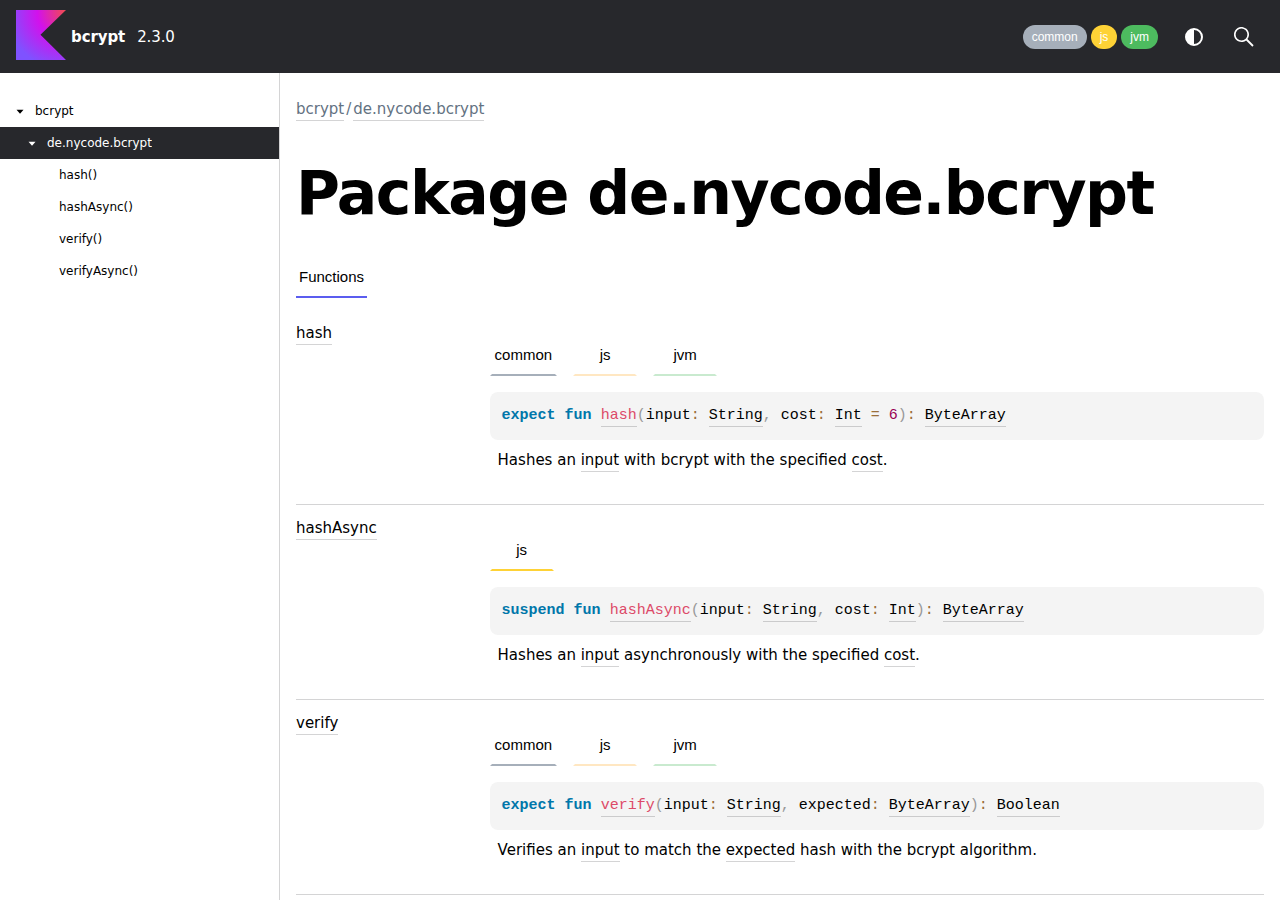
<file: bcrypt/de.nycode.bcrypt/index.html>
<!DOCTYPE html>
<html>
<head>
    <meta name="viewport" content="width=device-width, initial-scale=1" charset="UTF-8">
    <title>de.nycode.bcrypt</title>
    <link href="../../images/logo-icon.svg" rel="icon" type="image/svg">
    <script>var pathToRoot = "../../";</script>
    <script>const storage = localStorage.getItem("dokka-dark-mode")
const savedDarkMode = storage ? JSON.parse(storage) : false
if(savedDarkMode === true){
    document.getElementsByTagName("html")[0].classList.add("theme-dark")
}</script>
<script type="text/javascript" src="../../scripts/sourceset_dependencies.js" async="async"></script>
<link href="../../styles/style.css" rel="Stylesheet">
<link href="../../styles/jetbrains-mono.css" rel="Stylesheet">
<link href="../../styles/main.css" rel="Stylesheet">
<link href="../../styles/prism.css" rel="Stylesheet">
<link href="../../styles/logo-styles.css" rel="Stylesheet">
<script type="text/javascript" src="../../scripts/clipboard.js" async="async"></script>
<script type="text/javascript" src="../../scripts/navigation-loader.js" async="async"></script>
<script type="text/javascript" src="../../scripts/platform-content-handler.js" async="async"></script>
<script type="text/javascript" src="../../scripts/main.js" defer="defer"></script>
<script type="text/javascript" src="../../scripts/prism.js" async="async"></script>
</head>
<body>
<div class="navigation-wrapper" id="navigation-wrapper">
    <div id="leftToggler"><span class="icon-toggler"></span></div>
    <div class="library-name">
            <a href="../../index.html">
                    <span>bcrypt</span>
            </a>
    </div>
    <div>
2.3.0    </div>
    <div class="pull-right d-flex">
            <div class="filter-section" id="filter-section">
                    <button class="platform-tag platform-selector common-like" data-active="" data-filter=":dokkaHtml/commonMain">common</button>
                    <button class="platform-tag platform-selector js-like" data-active="" data-filter=":dokkaHtml/jsMain">js</button>
                    <button class="platform-tag platform-selector jvm-like" data-active="" data-filter=":dokkaHtml/jvmMain">jvm</button>
            </div>
        <button id="theme-toggle-button"><span id="theme-toggle"></span></button>
        <div id="searchBar"></div>
    </div>
</div>
<div id="container">
    <div id="leftColumn">
        <div id="sideMenu"></div>
    </div>
    <div id="main">
<div class="main-content" id="content" pageIds="bcrypt::de.nycode.bcrypt////PointingToDeclaration//-712551682">
  <div class="breadcrumbs"><a href="../../index.html">bcrypt</a><span class="delimiter">/</span><a href="index.html">de.nycode.bcrypt</a></div>
  <div class="cover ">
    <h1 class="cover"><span>Package de.</span><wbr></wbr><span>nycode.</span><wbr></wbr><span>bcrypt</span></h1>
  </div>
  <div class="tabbedcontent">
    <div class="tabs-section" tabs-section="tabs-section"><button class="section-tab" data-active="" data-togglable="Functions">Functions</button></div>
    <div class="tabs-section-body">
      <h2 class="">Functions</h2>
      <div class="table" data-togglable="Functions"><a data-name="-1230679629%2FFunctions%2F-712551682" anchor-label="hash" id="-1230679629%2FFunctions%2F-712551682" data-filterable-set=":dokkaHtml/commonMain :dokkaHtml/jsMain :dokkaHtml/jvmMain"></a>
        <div class="table-row" data-filterable-current=":dokkaHtml/commonMain :dokkaHtml/jsMain :dokkaHtml/jvmMain" data-filterable-set=":dokkaHtml/commonMain :dokkaHtml/jsMain :dokkaHtml/jvmMain">
          <div class="main-subrow keyValue ">
            <div class=""><span class="inline-flex">
                <div><a href="hash.html"><span><span>hash</span></span></a></div>
<span class="anchor-wrapper"><span class="anchor-icon" pointing-to="-1230679629%2FFunctions%2F-712551682"></span>
                  <div class="copy-popup-wrapper "><span class="copy-popup-icon"></span><span>Link copied to clipboard</span></div>
                </span></span></div>
            <div>
              <div class="title">
                <div class="platform-hinted  with-platform-tabs" data-platform-hinted="data-platform-hinted">
                  <div class="platform-bookmarks-row" data-toggle-list="data-toggle-list"><button class="platform-bookmark common-like" data-filterable-current=":dokkaHtml/commonMain" data-filterable-set=":dokkaHtml/commonMain" data-active="" data-toggle=":dokkaHtml/commonMain">common</button><button class="platform-bookmark js-like" data-filterable-current=":dokkaHtml/jsMain" data-filterable-set=":dokkaHtml/jsMain" data-toggle=":dokkaHtml/jsMain">js</button><button class="platform-bookmark jvm-like" data-filterable-current=":dokkaHtml/jvmMain" data-filterable-set=":dokkaHtml/jvmMain" data-toggle=":dokkaHtml/jvmMain">jvm</button></div>
<div class="content sourceset-depenent-content" data-active="" data-togglable=":dokkaHtml/commonMain"><div class="symbol monospace"><span class="token keyword">expect </span><span class="token keyword"></span><span class="token keyword">fun </span><a href="hash.html"><span class="token function">hash</span></a><span class="token punctuation">(</span><span class="parameters "><span class="parameter ">input<span class="token operator">: </span><a href="https://kotlinlang.org/api/latest/jvm/stdlib/kotlin/-string/index.html">String</a><span class="token punctuation">, </span></span><span class="parameter ">cost<span class="token operator">: </span><a href="https://kotlinlang.org/api/latest/jvm/stdlib/kotlin/-int/index.html">Int</a><span class="token operator"> = </span><span class="token constant">6</span></span></span><span class="token punctuation">)</span><span class="token operator">: </span><a href="https://kotlinlang.org/api/latest/jvm/stdlib/kotlin/-byte-array/index.html">ByteArray</a><span class="top-right-position"><span class="copy-icon"></span><div class="copy-popup-wrapper popup-to-left"><span class="copy-popup-icon"></span><span>Content copied to clipboard</span></div></span></div><div class="brief "><p class="paragraph">Hashes an <a href="hash.html">input</a> with bcrypt with the specified <a href="hash.html">cost</a>.</p></div></div><div class="content sourceset-depenent-content" data-togglable=":dokkaHtml/jsMain"><div class="symbol monospace"><span class="token keyword">actual </span><span class="token keyword"></span><span class="token keyword">fun </span><a href="hash.html"><span class="token function">hash</span></a><span class="token punctuation">(</span><span class="parameters "><span class="parameter ">input<span class="token operator">: </span><a href="https://kotlinlang.org/api/latest/jvm/stdlib/kotlin/-string/index.html">String</a><span class="token punctuation">, </span></span><span class="parameter ">cost<span class="token operator">: </span><a href="https://kotlinlang.org/api/latest/jvm/stdlib/kotlin/-int/index.html">Int</a><span class="token operator"> = </span><span class="token constant">6</span></span></span><span class="token punctuation">)</span><span class="token operator">: </span><a href="https://kotlinlang.org/api/latest/jvm/stdlib/kotlin/-byte-array/index.html">ByteArray</a><span class="top-right-position"><span class="copy-icon"></span><div class="copy-popup-wrapper popup-to-left"><span class="copy-popup-icon"></span><span>Content copied to clipboard</span></div></span></div></div><div class="content sourceset-depenent-content" data-togglable=":dokkaHtml/jvmMain"><div class="symbol monospace"><span class="token keyword">actual </span><span class="token keyword"></span><span class="token keyword">fun </span><a href="hash.html"><span class="token function">hash</span></a><span class="token punctuation">(</span><span class="parameters "><span class="parameter ">input<span class="token operator">: </span><a href="https://kotlinlang.org/api/latest/jvm/stdlib/kotlin/-string/index.html">String</a><span class="token punctuation">, </span></span><span class="parameter ">cost<span class="token operator">: </span><a href="https://kotlinlang.org/api/latest/jvm/stdlib/kotlin/-int/index.html">Int</a><span class="token operator"> = </span><span class="token constant">6</span></span></span><span class="token punctuation">)</span><span class="token operator">: </span><a href="https://kotlinlang.org/api/latest/jvm/stdlib/kotlin/-byte-array/index.html">ByteArray</a><span class="top-right-position"><span class="copy-icon"></span><div class="copy-popup-wrapper popup-to-left"><span class="copy-popup-icon"></span><span>Content copied to clipboard</span></div></span></div></div>                </div>
              </div>
            </div>
          </div>
        </div>
<a data-name="-1918699843%2FFunctions%2F371682492" anchor-label="hashAsync" id="-1918699843%2FFunctions%2F371682492" data-filterable-set=":dokkaHtml/jsMain"></a>
        <div class="table-row" data-filterable-current=":dokkaHtml/jsMain" data-filterable-set=":dokkaHtml/jsMain">
          <div class="main-subrow keyValue ">
            <div class=""><span class="inline-flex">
                <div><a href="hash-async.html"><span>hash</span><wbr></wbr><span><span>Async</span></span></a></div>
<span class="anchor-wrapper"><span class="anchor-icon" pointing-to="-1918699843%2FFunctions%2F371682492"></span>
                  <div class="copy-popup-wrapper "><span class="copy-popup-icon"></span><span>Link copied to clipboard</span></div>
                </span></span></div>
            <div>
              <div class="title">
                <div class="platform-hinted  with-platform-tabs" data-platform-hinted="data-platform-hinted">
                  <div class="platform-bookmarks-row" data-toggle-list="data-toggle-list"><button class="platform-bookmark js-like" data-filterable-current=":dokkaHtml/jsMain" data-filterable-set=":dokkaHtml/jsMain" data-active="" data-toggle=":dokkaHtml/jsMain">js</button></div>
<div class="content sourceset-depenent-content" data-active="" data-togglable=":dokkaHtml/jsMain"><div class="symbol monospace"><span class="token keyword">suspend </span><span class="token keyword">fun </span><a href="hash-async.html"><span class="token function">hashAsync</span></a><span class="token punctuation">(</span><span class="parameters "><span class="parameter ">input<span class="token operator">: </span><a href="https://kotlinlang.org/api/latest/jvm/stdlib/kotlin/-string/index.html">String</a><span class="token punctuation">, </span></span><span class="parameter ">cost<span class="token operator">: </span><a href="https://kotlinlang.org/api/latest/jvm/stdlib/kotlin/-int/index.html">Int</a></span></span><span class="token punctuation">)</span><span class="token operator">: </span><a href="https://kotlinlang.org/api/latest/jvm/stdlib/kotlin/-byte-array/index.html">ByteArray</a><span class="top-right-position"><span class="copy-icon"></span><div class="copy-popup-wrapper popup-to-left"><span class="copy-popup-icon"></span><span>Content copied to clipboard</span></div></span></div><div class="brief "><p class="paragraph">Hashes an <a href="hash-async.html">input</a> asynchronously with the specified <a href="hash-async.html">cost</a>.</p></div></div>                </div>
              </div>
            </div>
          </div>
        </div>
<a data-name="1672625638%2FFunctions%2F-712551682" anchor-label="verify" id="1672625638%2FFunctions%2F-712551682" data-filterable-set=":dokkaHtml/commonMain :dokkaHtml/jsMain :dokkaHtml/jvmMain"></a>
        <div class="table-row" data-filterable-current=":dokkaHtml/commonMain :dokkaHtml/jsMain :dokkaHtml/jvmMain" data-filterable-set=":dokkaHtml/commonMain :dokkaHtml/jsMain :dokkaHtml/jvmMain">
          <div class="main-subrow keyValue ">
            <div class=""><span class="inline-flex">
                <div><a href="verify.html"><span><span>verify</span></span></a></div>
<span class="anchor-wrapper"><span class="anchor-icon" pointing-to="1672625638%2FFunctions%2F-712551682"></span>
                  <div class="copy-popup-wrapper "><span class="copy-popup-icon"></span><span>Link copied to clipboard</span></div>
                </span></span></div>
            <div>
              <div class="title">
                <div class="platform-hinted  with-platform-tabs" data-platform-hinted="data-platform-hinted">
                  <div class="platform-bookmarks-row" data-toggle-list="data-toggle-list"><button class="platform-bookmark common-like" data-filterable-current=":dokkaHtml/commonMain" data-filterable-set=":dokkaHtml/commonMain" data-active="" data-toggle=":dokkaHtml/commonMain">common</button><button class="platform-bookmark js-like" data-filterable-current=":dokkaHtml/jsMain" data-filterable-set=":dokkaHtml/jsMain" data-toggle=":dokkaHtml/jsMain">js</button><button class="platform-bookmark jvm-like" data-filterable-current=":dokkaHtml/jvmMain" data-filterable-set=":dokkaHtml/jvmMain" data-toggle=":dokkaHtml/jvmMain">jvm</button></div>
<div class="content sourceset-depenent-content" data-active="" data-togglable=":dokkaHtml/commonMain"><div class="symbol monospace"><span class="token keyword">expect </span><span class="token keyword"></span><span class="token keyword">fun </span><a href="verify.html"><span class="token function">verify</span></a><span class="token punctuation">(</span><span class="parameters "><span class="parameter ">input<span class="token operator">: </span><a href="https://kotlinlang.org/api/latest/jvm/stdlib/kotlin/-string/index.html">String</a><span class="token punctuation">, </span></span><span class="parameter ">expected<span class="token operator">: </span><a href="https://kotlinlang.org/api/latest/jvm/stdlib/kotlin/-byte-array/index.html">ByteArray</a></span></span><span class="token punctuation">)</span><span class="token operator">: </span><a href="https://kotlinlang.org/api/latest/jvm/stdlib/kotlin/-boolean/index.html">Boolean</a><span class="top-right-position"><span class="copy-icon"></span><div class="copy-popup-wrapper popup-to-left"><span class="copy-popup-icon"></span><span>Content copied to clipboard</span></div></span></div><div class="brief "><p class="paragraph">Verifies an <a href="verify.html">input</a> to match the <a href="verify.html">expected</a> hash with the bcrypt algorithm.</p></div></div><div class="content sourceset-depenent-content" data-togglable=":dokkaHtml/jsMain"><div class="symbol monospace"><span class="token keyword">actual </span><span class="token keyword"></span><span class="token keyword">fun </span><a href="verify.html"><span class="token function">verify</span></a><span class="token punctuation">(</span><span class="parameters "><span class="parameter ">input<span class="token operator">: </span><a href="https://kotlinlang.org/api/latest/jvm/stdlib/kotlin/-string/index.html">String</a><span class="token punctuation">, </span></span><span class="parameter ">expected<span class="token operator">: </span><a href="https://kotlinlang.org/api/latest/jvm/stdlib/kotlin/-byte-array/index.html">ByteArray</a></span></span><span class="token punctuation">)</span><span class="token operator">: </span><a href="https://kotlinlang.org/api/latest/jvm/stdlib/kotlin/-boolean/index.html">Boolean</a><span class="top-right-position"><span class="copy-icon"></span><div class="copy-popup-wrapper popup-to-left"><span class="copy-popup-icon"></span><span>Content copied to clipboard</span></div></span></div><div class="brief "><p class="paragraph">Verifies an <a href="verify.html">input</a> to match the <a href="verify.html">expected</a> hash with the bcrypt algorithm.</p></div></div><div class="content sourceset-depenent-content" data-togglable=":dokkaHtml/jvmMain"><div class="symbol monospace"><span class="token keyword">actual </span><span class="token keyword"></span><span class="token keyword">fun </span><a href="verify.html"><span class="token function">verify</span></a><span class="token punctuation">(</span><span class="parameters "><span class="parameter ">input<span class="token operator">: </span><a href="https://kotlinlang.org/api/latest/jvm/stdlib/kotlin/-string/index.html">String</a><span class="token punctuation">, </span></span><span class="parameter ">expected<span class="token operator">: </span><a href="https://kotlinlang.org/api/latest/jvm/stdlib/kotlin/-byte-array/index.html">ByteArray</a></span></span><span class="token punctuation">)</span><span class="token operator">: </span><a href="https://kotlinlang.org/api/latest/jvm/stdlib/kotlin/-boolean/index.html">Boolean</a><span class="top-right-position"><span class="copy-icon"></span><div class="copy-popup-wrapper popup-to-left"><span class="copy-popup-icon"></span><span>Content copied to clipboard</span></div></span></div></div>                </div>
              </div>
            </div>
          </div>
        </div>
<a data-name="-2066916954%2FFunctions%2F371682492" anchor-label="verifyAsync" id="-2066916954%2FFunctions%2F371682492" data-filterable-set=":dokkaHtml/jsMain"></a>
        <div class="table-row" data-filterable-current=":dokkaHtml/jsMain" data-filterable-set=":dokkaHtml/jsMain">
          <div class="main-subrow keyValue ">
            <div class=""><span class="inline-flex">
                <div><a href="verify-async.html"><span>verify</span><wbr></wbr><span><span>Async</span></span></a></div>
<span class="anchor-wrapper"><span class="anchor-icon" pointing-to="-2066916954%2FFunctions%2F371682492"></span>
                  <div class="copy-popup-wrapper "><span class="copy-popup-icon"></span><span>Link copied to clipboard</span></div>
                </span></span></div>
            <div>
              <div class="title">
                <div class="platform-hinted  with-platform-tabs" data-platform-hinted="data-platform-hinted">
                  <div class="platform-bookmarks-row" data-toggle-list="data-toggle-list"><button class="platform-bookmark js-like" data-filterable-current=":dokkaHtml/jsMain" data-filterable-set=":dokkaHtml/jsMain" data-active="" data-toggle=":dokkaHtml/jsMain">js</button></div>
<div class="content sourceset-depenent-content" data-active="" data-togglable=":dokkaHtml/jsMain"><div class="symbol monospace"><span class="token keyword">suspend </span><span class="token keyword">fun </span><a href="verify-async.html"><span class="token function">verifyAsync</span></a><span class="token punctuation">(</span><span class="parameters "><span class="parameter ">input<span class="token operator">: </span><a href="https://kotlinlang.org/api/latest/jvm/stdlib/kotlin/-string/index.html">String</a><span class="token punctuation">, </span></span><span class="parameter ">expected<span class="token operator">: </span><a href="https://kotlinlang.org/api/latest/jvm/stdlib/kotlin/-byte-array/index.html">ByteArray</a></span></span><span class="token punctuation">)</span><span class="token operator">: </span><a href="https://kotlinlang.org/api/latest/jvm/stdlib/kotlin/-boolean/index.html">Boolean</a><span class="top-right-position"><span class="copy-icon"></span><div class="copy-popup-wrapper popup-to-left"><span class="copy-popup-icon"></span><span>Content copied to clipboard</span></div></span></div><div class="brief "><p class="paragraph">Verifies an <a href="verify-async.html">input</a> asynchronously to match the <a href="verify-async.html">expected</a> hash with the bcrypt algorithm.</p></div></div>                </div>
              </div>
            </div>
          </div>
        </div>
      </div>
    </div>
  </div>
</div>
        <div class="footer"><span class="go-to-top-icon"><a href="#content" id="go-to-top-link"></a></span><span>© 2022 Copyright</span><span
                class="pull-right"><span>Generated by </span><a
                href="https://github.com/Kotlin/dokka"><span>dokka</span><span class="padded-icon"></span></a></span>
        </div>
    </div>
</div>
</body>
</html>
</file>
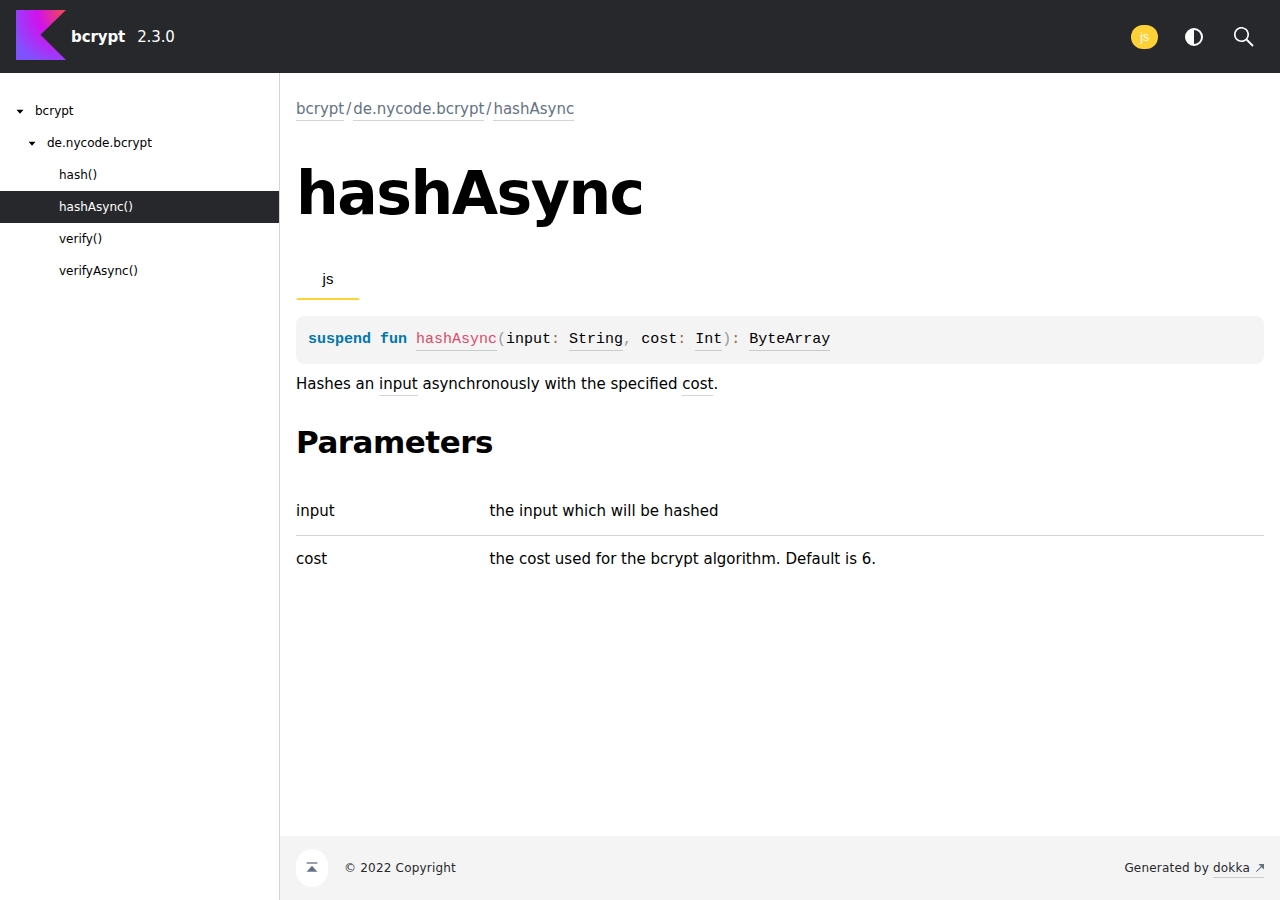
<file: bcrypt/de.nycode.bcrypt/hash-async.html>
<!DOCTYPE html>
<html>
<head>
    <meta name="viewport" content="width=device-width, initial-scale=1" charset="UTF-8">
    <title>hashAsync</title>
    <link href="../../images/logo-icon.svg" rel="icon" type="image/svg">
    <script>var pathToRoot = "../../";</script>
    <script>const storage = localStorage.getItem("dokka-dark-mode")
const savedDarkMode = storage ? JSON.parse(storage) : false
if(savedDarkMode === true){
    document.getElementsByTagName("html")[0].classList.add("theme-dark")
}</script>
<script type="text/javascript" src="../../scripts/sourceset_dependencies.js" async="async"></script>
<link href="../../styles/style.css" rel="Stylesheet">
<link href="../../styles/jetbrains-mono.css" rel="Stylesheet">
<link href="../../styles/main.css" rel="Stylesheet">
<link href="../../styles/prism.css" rel="Stylesheet">
<link href="../../styles/logo-styles.css" rel="Stylesheet">
<script type="text/javascript" src="../../scripts/clipboard.js" async="async"></script>
<script type="text/javascript" src="../../scripts/navigation-loader.js" async="async"></script>
<script type="text/javascript" src="../../scripts/platform-content-handler.js" async="async"></script>
<script type="text/javascript" src="../../scripts/main.js" defer="defer"></script>
<script type="text/javascript" src="../../scripts/prism.js" async="async"></script>
</head>
<body>
<div class="navigation-wrapper" id="navigation-wrapper">
    <div id="leftToggler"><span class="icon-toggler"></span></div>
    <div class="library-name">
            <a href="../../index.html">
                    <span>bcrypt</span>
            </a>
    </div>
    <div>
2.3.0    </div>
    <div class="pull-right d-flex">
            <div class="filter-section" id="filter-section">
                    <button class="platform-tag platform-selector js-like" data-active="" data-filter=":dokkaHtml/jsMain">js</button>
            </div>
        <button id="theme-toggle-button"><span id="theme-toggle"></span></button>
        <div id="searchBar"></div>
    </div>
</div>
<div id="container">
    <div id="leftColumn">
        <div id="sideMenu"></div>
    </div>
    <div id="main">
<div class="main-content" id="content" pageIds="bcrypt::de.nycode.bcrypt//hashAsync/#kotlin.String#kotlin.Int/PointingToDeclaration//371682492">
  <div class="breadcrumbs"><a href="../../index.html">bcrypt</a><span class="delimiter">/</span><a href="index.html">de.nycode.bcrypt</a><span class="delimiter">/</span><a href="hash-async.html">hashAsync</a></div>
  <div class="cover ">
    <h1 class="cover"><span>hash</span><wbr></wbr><span><span>Async</span></span></h1>
  </div>
  <div class="platform-hinted  with-platform-tabs" data-platform-hinted="data-platform-hinted">
    <div class="platform-bookmarks-row" data-toggle-list="data-toggle-list"><button class="platform-bookmark js-like" data-filterable-current=":dokkaHtml/jsMain" data-filterable-set=":dokkaHtml/jsMain" data-active="" data-toggle=":dokkaHtml/jsMain">js</button></div>
<div class="content sourceset-depenent-content" data-active="" data-togglable=":dokkaHtml/jsMain"><div class="symbol monospace"><span class="token keyword">suspend </span><span class="token keyword">fun </span><a href="hash-async.html"><span class="token function">hashAsync</span></a><span class="token punctuation">(</span><span class="parameters "><span class="parameter ">input<span class="token operator">: </span><a href="https://kotlinlang.org/api/latest/jvm/stdlib/kotlin/-string/index.html">String</a><span class="token punctuation">, </span></span><span class="parameter ">cost<span class="token operator">: </span><a href="https://kotlinlang.org/api/latest/jvm/stdlib/kotlin/-int/index.html">Int</a></span></span><span class="token punctuation">)</span><span class="token operator">: </span><a href="https://kotlinlang.org/api/latest/jvm/stdlib/kotlin/-byte-array/index.html">ByteArray</a><span class="top-right-position"><span class="copy-icon"></span><div class="copy-popup-wrapper popup-to-left"><span class="copy-popup-icon"></span><span>Content copied to clipboard</span></div></span></div><p class="paragraph">Hashes an <a href="hash-async.html">input</a> asynchronously with the specified <a href="hash-async.html">cost</a>.</p><h2 class="">Parameters</h2><div data-togglable="Parameters"><div class="table" data-togglable="Parameters"><div class="table-row" data-filterable-current=":dokkaHtml/jsMain" data-filterable-set=":dokkaHtml/jsMain"><div class="main-subrow keyValue WithExtraAttributes"><div class=""><span class="inline-flex"><div><span><span>input</span></span></div></span></div><div><div class="title"><div data-togglable="Parameters"><p class="paragraph">the input which will be hashed</p></div></div></div></div></div><div class="table-row" data-filterable-current=":dokkaHtml/jsMain" data-filterable-set=":dokkaHtml/jsMain"><div class="main-subrow keyValue WithExtraAttributes"><div class=""><span class="inline-flex"><div><span><span>cost</span></span></div></span></div><div><div class="title"><div data-togglable="Parameters"><p class="paragraph">the cost used for the bcrypt algorithm. Default is 6.</p></div></div></div></div></div></div></div></div>  </div>
</div>
        <div class="footer"><span class="go-to-top-icon"><a href="#content" id="go-to-top-link"></a></span><span>© 2022 Copyright</span><span
                class="pull-right"><span>Generated by </span><a
                href="https://github.com/Kotlin/dokka"><span>dokka</span><span class="padded-icon"></span></a></span>
        </div>
    </div>
</div>
</body>
</html>
</file>
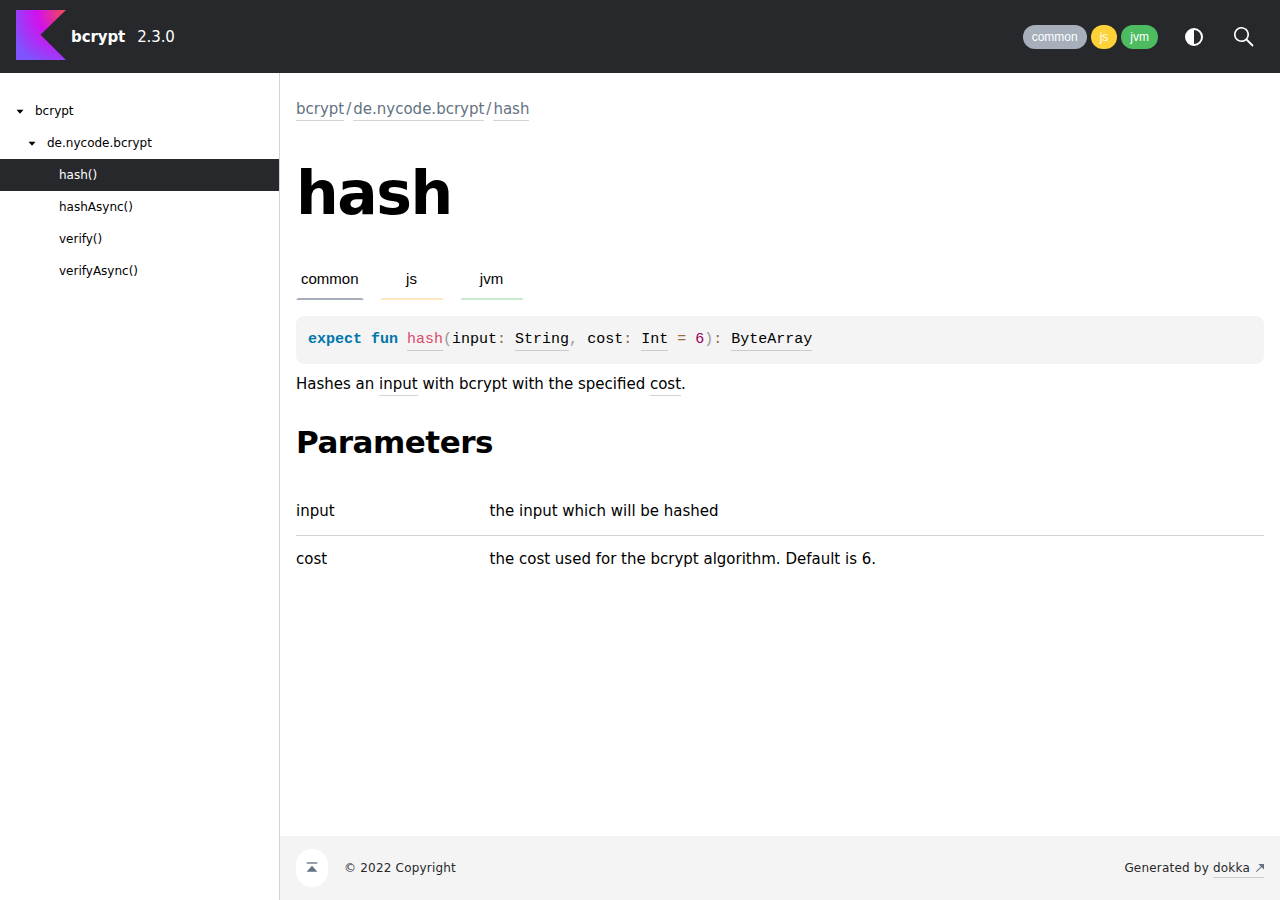
<file: bcrypt/de.nycode.bcrypt/hash.html>
<!DOCTYPE html>
<html>
<head>
    <meta name="viewport" content="width=device-width, initial-scale=1" charset="UTF-8">
    <title>hash</title>
    <link href="../../images/logo-icon.svg" rel="icon" type="image/svg">
    <script>var pathToRoot = "../../";</script>
    <script>const storage = localStorage.getItem("dokka-dark-mode")
const savedDarkMode = storage ? JSON.parse(storage) : false
if(savedDarkMode === true){
    document.getElementsByTagName("html")[0].classList.add("theme-dark")
}</script>
<script type="text/javascript" src="../../scripts/sourceset_dependencies.js" async="async"></script>
<link href="../../styles/style.css" rel="Stylesheet">
<link href="../../styles/jetbrains-mono.css" rel="Stylesheet">
<link href="../../styles/main.css" rel="Stylesheet">
<link href="../../styles/prism.css" rel="Stylesheet">
<link href="../../styles/logo-styles.css" rel="Stylesheet">
<script type="text/javascript" src="../../scripts/clipboard.js" async="async"></script>
<script type="text/javascript" src="../../scripts/navigation-loader.js" async="async"></script>
<script type="text/javascript" src="../../scripts/platform-content-handler.js" async="async"></script>
<script type="text/javascript" src="../../scripts/main.js" defer="defer"></script>
<script type="text/javascript" src="../../scripts/prism.js" async="async"></script>
</head>
<body>
<div class="navigation-wrapper" id="navigation-wrapper">
    <div id="leftToggler"><span class="icon-toggler"></span></div>
    <div class="library-name">
            <a href="../../index.html">
                    <span>bcrypt</span>
            </a>
    </div>
    <div>
2.3.0    </div>
    <div class="pull-right d-flex">
            <div class="filter-section" id="filter-section">
                    <button class="platform-tag platform-selector common-like" data-active="" data-filter=":dokkaHtml/commonMain">common</button>
                    <button class="platform-tag platform-selector js-like" data-active="" data-filter=":dokkaHtml/jsMain">js</button>
                    <button class="platform-tag platform-selector jvm-like" data-active="" data-filter=":dokkaHtml/jvmMain">jvm</button>
            </div>
        <button id="theme-toggle-button"><span id="theme-toggle"></span></button>
        <div id="searchBar"></div>
    </div>
</div>
<div id="container">
    <div id="leftColumn">
        <div id="sideMenu"></div>
    </div>
    <div id="main">
<div class="main-content" id="content" pageIds="bcrypt::de.nycode.bcrypt//hash/#kotlin.String#kotlin.Int/PointingToDeclaration//-712551682">
  <div class="breadcrumbs"><a href="../../index.html">bcrypt</a><span class="delimiter">/</span><a href="index.html">de.nycode.bcrypt</a><span class="delimiter">/</span><a href="hash.html">hash</a></div>
  <div class="cover ">
    <h1 class="cover"><span><span>hash</span></span></h1>
  </div>
  <div class="platform-hinted  with-platform-tabs" data-platform-hinted="data-platform-hinted">
    <div class="platform-bookmarks-row" data-toggle-list="data-toggle-list"><button class="platform-bookmark common-like" data-filterable-current=":dokkaHtml/commonMain" data-filterable-set=":dokkaHtml/commonMain" data-active="" data-toggle=":dokkaHtml/commonMain">common</button><button class="platform-bookmark js-like" data-filterable-current=":dokkaHtml/jsMain" data-filterable-set=":dokkaHtml/jsMain" data-toggle=":dokkaHtml/jsMain">js</button><button class="platform-bookmark jvm-like" data-filterable-current=":dokkaHtml/jvmMain" data-filterable-set=":dokkaHtml/jvmMain" data-toggle=":dokkaHtml/jvmMain">jvm</button></div>
<div class="content sourceset-depenent-content" data-active="" data-togglable=":dokkaHtml/commonMain"><div class="symbol monospace"><span class="token keyword">expect </span><span class="token keyword"></span><span class="token keyword">fun </span><a href="hash.html"><span class="token function">hash</span></a><span class="token punctuation">(</span><span class="parameters "><span class="parameter ">input<span class="token operator">: </span><a href="https://kotlinlang.org/api/latest/jvm/stdlib/kotlin/-string/index.html">String</a><span class="token punctuation">, </span></span><span class="parameter ">cost<span class="token operator">: </span><a href="https://kotlinlang.org/api/latest/jvm/stdlib/kotlin/-int/index.html">Int</a><span class="token operator"> = </span><span class="token constant">6</span></span></span><span class="token punctuation">)</span><span class="token operator">: </span><a href="https://kotlinlang.org/api/latest/jvm/stdlib/kotlin/-byte-array/index.html">ByteArray</a><span class="top-right-position"><span class="copy-icon"></span><div class="copy-popup-wrapper popup-to-left"><span class="copy-popup-icon"></span><span>Content copied to clipboard</span></div></span></div><p class="paragraph">Hashes an <a href="hash.html">input</a> with bcrypt with the specified <a href="hash.html">cost</a>.</p><h2 class="">Parameters</h2><div data-togglable="Parameters"><div class="table" data-togglable="Parameters"><div class="table-row" data-filterable-current=":dokkaHtml/commonMain" data-filterable-set=":dokkaHtml/commonMain"><div class="main-subrow keyValue WithExtraAttributes"><div class=""><span class="inline-flex"><div><span><span>input</span></span></div></span></div><div><div class="title"><div data-togglable="Parameters"><p class="paragraph">the input which will be hashed</p></div></div></div></div></div><div class="table-row" data-filterable-current=":dokkaHtml/commonMain" data-filterable-set=":dokkaHtml/commonMain"><div class="main-subrow keyValue WithExtraAttributes"><div class=""><span class="inline-flex"><div><span><span>cost</span></span></div></span></div><div><div class="title"><div data-togglable="Parameters"><p class="paragraph">the cost used for the bcrypt algorithm. Default is 6.</p></div></div></div></div></div></div></div></div><div class="content sourceset-depenent-content" data-togglable=":dokkaHtml/jsMain"><div class="symbol monospace"><span class="token keyword">actual </span><span class="token keyword"></span><span class="token keyword">fun </span><a href="hash.html"><span class="token function">hash</span></a><span class="token punctuation">(</span><span class="parameters "><span class="parameter ">input<span class="token operator">: </span><a href="https://kotlinlang.org/api/latest/jvm/stdlib/kotlin/-string/index.html">String</a><span class="token punctuation">, </span></span><span class="parameter ">cost<span class="token operator">: </span><a href="https://kotlinlang.org/api/latest/jvm/stdlib/kotlin/-int/index.html">Int</a><span class="token operator"> = </span><span class="token constant">6</span></span></span><span class="token punctuation">)</span><span class="token operator">: </span><a href="https://kotlinlang.org/api/latest/jvm/stdlib/kotlin/-byte-array/index.html">ByteArray</a><span class="top-right-position"><span class="copy-icon"></span><div class="copy-popup-wrapper popup-to-left"><span class="copy-popup-icon"></span><span>Content copied to clipboard</span></div></span></div></div><div class="content sourceset-depenent-content" data-togglable=":dokkaHtml/jvmMain"><div class="symbol monospace"><span class="token keyword">actual </span><span class="token keyword"></span><span class="token keyword">fun </span><a href="hash.html"><span class="token function">hash</span></a><span class="token punctuation">(</span><span class="parameters "><span class="parameter ">input<span class="token operator">: </span><a href="https://kotlinlang.org/api/latest/jvm/stdlib/kotlin/-string/index.html">String</a><span class="token punctuation">, </span></span><span class="parameter ">cost<span class="token operator">: </span><a href="https://kotlinlang.org/api/latest/jvm/stdlib/kotlin/-int/index.html">Int</a><span class="token operator"> = </span><span class="token constant">6</span></span></span><span class="token punctuation">)</span><span class="token operator">: </span><a href="https://kotlinlang.org/api/latest/jvm/stdlib/kotlin/-byte-array/index.html">ByteArray</a><span class="top-right-position"><span class="copy-icon"></span><div class="copy-popup-wrapper popup-to-left"><span class="copy-popup-icon"></span><span>Content copied to clipboard</span></div></span></div></div>  </div>
</div>
        <div class="footer"><span class="go-to-top-icon"><a href="#content" id="go-to-top-link"></a></span><span>© 2022 Copyright</span><span
                class="pull-right"><span>Generated by </span><a
                href="https://github.com/Kotlin/dokka"><span>dokka</span><span class="padded-icon"></span></a></span>
        </div>
    </div>
</div>
</body>
</html>
</file>
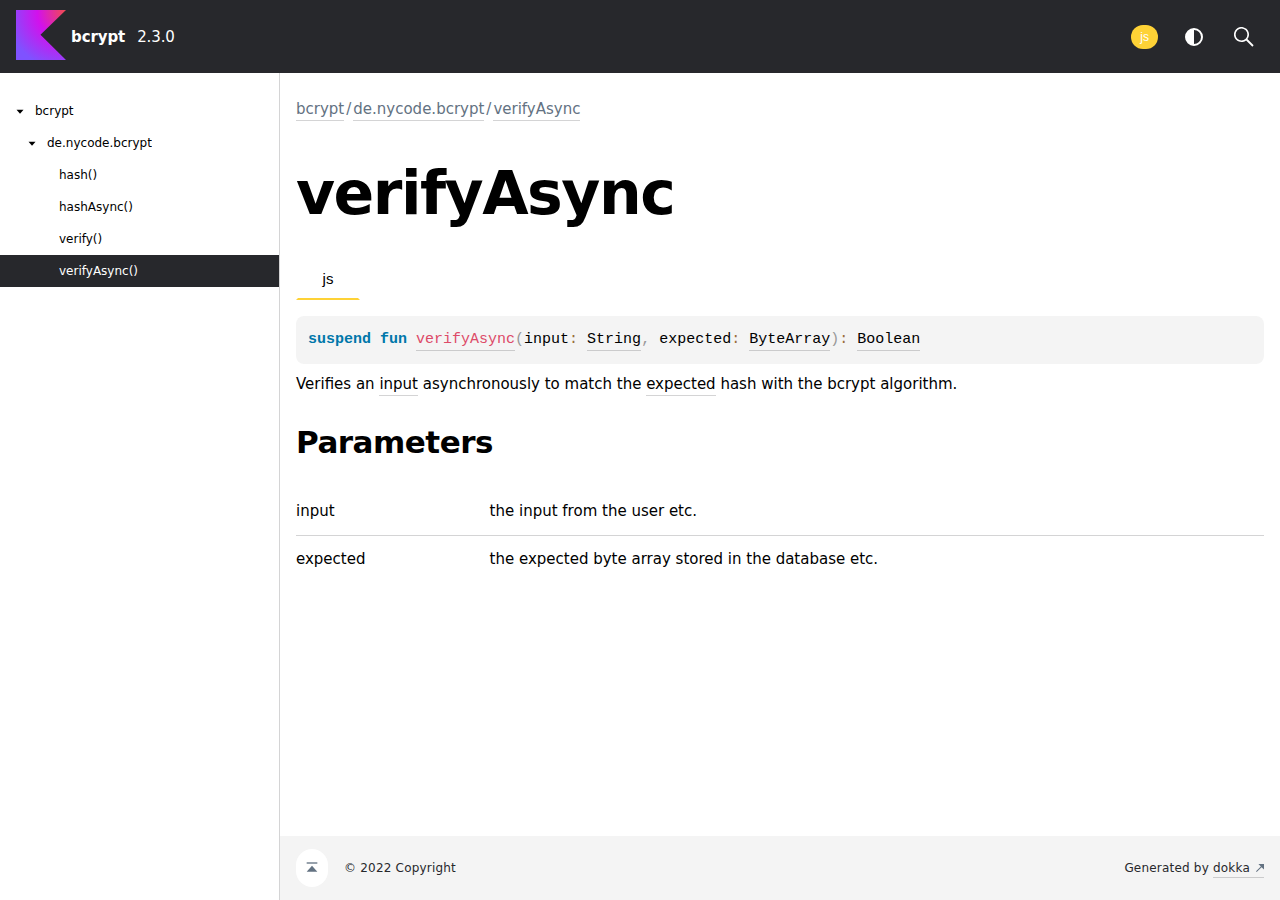
<file: bcrypt/de.nycode.bcrypt/verify-async.html>
<!DOCTYPE html>
<html>
<head>
    <meta name="viewport" content="width=device-width, initial-scale=1" charset="UTF-8">
    <title>verifyAsync</title>
    <link href="../../images/logo-icon.svg" rel="icon" type="image/svg">
    <script>var pathToRoot = "../../";</script>
    <script>const storage = localStorage.getItem("dokka-dark-mode")
const savedDarkMode = storage ? JSON.parse(storage) : false
if(savedDarkMode === true){
    document.getElementsByTagName("html")[0].classList.add("theme-dark")
}</script>
<script type="text/javascript" src="../../scripts/sourceset_dependencies.js" async="async"></script>
<link href="../../styles/style.css" rel="Stylesheet">
<link href="../../styles/jetbrains-mono.css" rel="Stylesheet">
<link href="../../styles/main.css" rel="Stylesheet">
<link href="../../styles/prism.css" rel="Stylesheet">
<link href="../../styles/logo-styles.css" rel="Stylesheet">
<script type="text/javascript" src="../../scripts/clipboard.js" async="async"></script>
<script type="text/javascript" src="../../scripts/navigation-loader.js" async="async"></script>
<script type="text/javascript" src="../../scripts/platform-content-handler.js" async="async"></script>
<script type="text/javascript" src="../../scripts/main.js" defer="defer"></script>
<script type="text/javascript" src="../../scripts/prism.js" async="async"></script>
</head>
<body>
<div class="navigation-wrapper" id="navigation-wrapper">
    <div id="leftToggler"><span class="icon-toggler"></span></div>
    <div class="library-name">
            <a href="../../index.html">
                    <span>bcrypt</span>
            </a>
    </div>
    <div>
2.3.0    </div>
    <div class="pull-right d-flex">
            <div class="filter-section" id="filter-section">
                    <button class="platform-tag platform-selector js-like" data-active="" data-filter=":dokkaHtml/jsMain">js</button>
            </div>
        <button id="theme-toggle-button"><span id="theme-toggle"></span></button>
        <div id="searchBar"></div>
    </div>
</div>
<div id="container">
    <div id="leftColumn">
        <div id="sideMenu"></div>
    </div>
    <div id="main">
<div class="main-content" id="content" pageIds="bcrypt::de.nycode.bcrypt//verifyAsync/#kotlin.String#kotlin.ByteArray/PointingToDeclaration//371682492">
  <div class="breadcrumbs"><a href="../../index.html">bcrypt</a><span class="delimiter">/</span><a href="index.html">de.nycode.bcrypt</a><span class="delimiter">/</span><a href="verify-async.html">verifyAsync</a></div>
  <div class="cover ">
    <h1 class="cover"><span>verify</span><wbr></wbr><span><span>Async</span></span></h1>
  </div>
  <div class="platform-hinted  with-platform-tabs" data-platform-hinted="data-platform-hinted">
    <div class="platform-bookmarks-row" data-toggle-list="data-toggle-list"><button class="platform-bookmark js-like" data-filterable-current=":dokkaHtml/jsMain" data-filterable-set=":dokkaHtml/jsMain" data-active="" data-toggle=":dokkaHtml/jsMain">js</button></div>
<div class="content sourceset-depenent-content" data-active="" data-togglable=":dokkaHtml/jsMain"><div class="symbol monospace"><span class="token keyword">suspend </span><span class="token keyword">fun </span><a href="verify-async.html"><span class="token function">verifyAsync</span></a><span class="token punctuation">(</span><span class="parameters "><span class="parameter ">input<span class="token operator">: </span><a href="https://kotlinlang.org/api/latest/jvm/stdlib/kotlin/-string/index.html">String</a><span class="token punctuation">, </span></span><span class="parameter ">expected<span class="token operator">: </span><a href="https://kotlinlang.org/api/latest/jvm/stdlib/kotlin/-byte-array/index.html">ByteArray</a></span></span><span class="token punctuation">)</span><span class="token operator">: </span><a href="https://kotlinlang.org/api/latest/jvm/stdlib/kotlin/-boolean/index.html">Boolean</a><span class="top-right-position"><span class="copy-icon"></span><div class="copy-popup-wrapper popup-to-left"><span class="copy-popup-icon"></span><span>Content copied to clipboard</span></div></span></div><p class="paragraph">Verifies an <a href="verify-async.html">input</a> asynchronously to match the <a href="verify-async.html">expected</a> hash with the bcrypt algorithm.</p><h2 class="">Parameters</h2><div data-togglable="Parameters"><div class="table" data-togglable="Parameters"><div class="table-row" data-filterable-current=":dokkaHtml/jsMain" data-filterable-set=":dokkaHtml/jsMain"><div class="main-subrow keyValue WithExtraAttributes"><div class=""><span class="inline-flex"><div><span><span>input</span></span></div></span></div><div><div class="title"><div data-togglable="Parameters"><p class="paragraph">the input from the user etc.</p></div></div></div></div></div><div class="table-row" data-filterable-current=":dokkaHtml/jsMain" data-filterable-set=":dokkaHtml/jsMain"><div class="main-subrow keyValue WithExtraAttributes"><div class=""><span class="inline-flex"><div><span><span>expected</span></span></div></span></div><div><div class="title"><div data-togglable="Parameters"><p class="paragraph">the expected byte array stored in the database etc.</p></div></div></div></div></div></div></div></div>  </div>
</div>
        <div class="footer"><span class="go-to-top-icon"><a href="#content" id="go-to-top-link"></a></span><span>© 2022 Copyright</span><span
                class="pull-right"><span>Generated by </span><a
                href="https://github.com/Kotlin/dokka"><span>dokka</span><span class="padded-icon"></span></a></span>
        </div>
    </div>
</div>
</body>
</html>
</file>
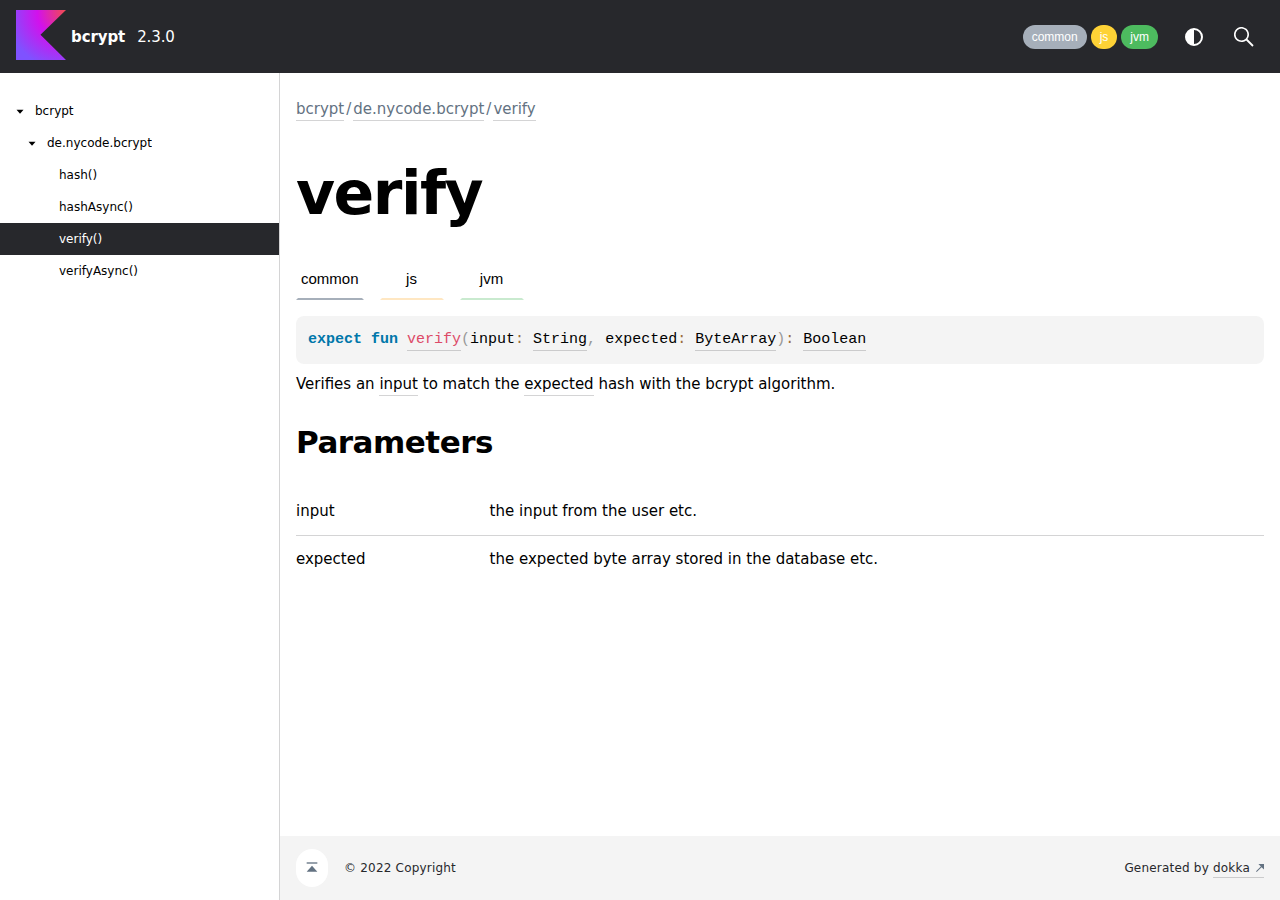
<file: bcrypt/de.nycode.bcrypt/verify.html>
<!DOCTYPE html>
<html>
<head>
    <meta name="viewport" content="width=device-width, initial-scale=1" charset="UTF-8">
    <title>verify</title>
    <link href="../../images/logo-icon.svg" rel="icon" type="image/svg">
    <script>var pathToRoot = "../../";</script>
    <script>const storage = localStorage.getItem("dokka-dark-mode")
const savedDarkMode = storage ? JSON.parse(storage) : false
if(savedDarkMode === true){
    document.getElementsByTagName("html")[0].classList.add("theme-dark")
}</script>
<script type="text/javascript" src="../../scripts/sourceset_dependencies.js" async="async"></script>
<link href="../../styles/style.css" rel="Stylesheet">
<link href="../../styles/jetbrains-mono.css" rel="Stylesheet">
<link href="../../styles/main.css" rel="Stylesheet">
<link href="../../styles/prism.css" rel="Stylesheet">
<link href="../../styles/logo-styles.css" rel="Stylesheet">
<script type="text/javascript" src="../../scripts/clipboard.js" async="async"></script>
<script type="text/javascript" src="../../scripts/navigation-loader.js" async="async"></script>
<script type="text/javascript" src="../../scripts/platform-content-handler.js" async="async"></script>
<script type="text/javascript" src="../../scripts/main.js" defer="defer"></script>
<script type="text/javascript" src="../../scripts/prism.js" async="async"></script>
</head>
<body>
<div class="navigation-wrapper" id="navigation-wrapper">
    <div id="leftToggler"><span class="icon-toggler"></span></div>
    <div class="library-name">
            <a href="../../index.html">
                    <span>bcrypt</span>
            </a>
    </div>
    <div>
2.3.0    </div>
    <div class="pull-right d-flex">
            <div class="filter-section" id="filter-section">
                    <button class="platform-tag platform-selector common-like" data-active="" data-filter=":dokkaHtml/commonMain">common</button>
                    <button class="platform-tag platform-selector js-like" data-active="" data-filter=":dokkaHtml/jsMain">js</button>
                    <button class="platform-tag platform-selector jvm-like" data-active="" data-filter=":dokkaHtml/jvmMain">jvm</button>
            </div>
        <button id="theme-toggle-button"><span id="theme-toggle"></span></button>
        <div id="searchBar"></div>
    </div>
</div>
<div id="container">
    <div id="leftColumn">
        <div id="sideMenu"></div>
    </div>
    <div id="main">
<div class="main-content" id="content" pageIds="bcrypt::de.nycode.bcrypt//verify/#kotlin.String#kotlin.ByteArray/PointingToDeclaration//-712551682">
  <div class="breadcrumbs"><a href="../../index.html">bcrypt</a><span class="delimiter">/</span><a href="index.html">de.nycode.bcrypt</a><span class="delimiter">/</span><a href="verify.html">verify</a></div>
  <div class="cover ">
    <h1 class="cover"><span><span>verify</span></span></h1>
  </div>
  <div class="platform-hinted  with-platform-tabs" data-platform-hinted="data-platform-hinted">
    <div class="platform-bookmarks-row" data-toggle-list="data-toggle-list"><button class="platform-bookmark common-like" data-filterable-current=":dokkaHtml/commonMain" data-filterable-set=":dokkaHtml/commonMain" data-active="" data-toggle=":dokkaHtml/commonMain">common</button><button class="platform-bookmark js-like" data-filterable-current=":dokkaHtml/jsMain" data-filterable-set=":dokkaHtml/jsMain" data-toggle=":dokkaHtml/jsMain">js</button><button class="platform-bookmark jvm-like" data-filterable-current=":dokkaHtml/jvmMain" data-filterable-set=":dokkaHtml/jvmMain" data-toggle=":dokkaHtml/jvmMain">jvm</button></div>
<div class="content sourceset-depenent-content" data-active="" data-togglable=":dokkaHtml/commonMain"><div class="symbol monospace"><span class="token keyword">expect </span><span class="token keyword"></span><span class="token keyword">fun </span><a href="verify.html"><span class="token function">verify</span></a><span class="token punctuation">(</span><span class="parameters "><span class="parameter ">input<span class="token operator">: </span><a href="https://kotlinlang.org/api/latest/jvm/stdlib/kotlin/-string/index.html">String</a><span class="token punctuation">, </span></span><span class="parameter ">expected<span class="token operator">: </span><a href="https://kotlinlang.org/api/latest/jvm/stdlib/kotlin/-byte-array/index.html">ByteArray</a></span></span><span class="token punctuation">)</span><span class="token operator">: </span><a href="https://kotlinlang.org/api/latest/jvm/stdlib/kotlin/-boolean/index.html">Boolean</a><span class="top-right-position"><span class="copy-icon"></span><div class="copy-popup-wrapper popup-to-left"><span class="copy-popup-icon"></span><span>Content copied to clipboard</span></div></span></div><p class="paragraph">Verifies an <a href="verify.html">input</a> to match the <a href="verify.html">expected</a> hash with the bcrypt algorithm.</p><h2 class="">Parameters</h2><div data-togglable="Parameters"><div class="table" data-togglable="Parameters"><div class="table-row" data-filterable-current=":dokkaHtml/commonMain" data-filterable-set=":dokkaHtml/commonMain"><div class="main-subrow keyValue WithExtraAttributes"><div class=""><span class="inline-flex"><div><span><span>input</span></span></div></span></div><div><div class="title"><div data-togglable="Parameters"><p class="paragraph">the input from the user etc.</p></div></div></div></div></div><div class="table-row" data-filterable-current=":dokkaHtml/commonMain" data-filterable-set=":dokkaHtml/commonMain"><div class="main-subrow keyValue WithExtraAttributes"><div class=""><span class="inline-flex"><div><span><span>expected</span></span></div></span></div><div><div class="title"><div data-togglable="Parameters"><p class="paragraph">the expected byte array stored in the database etc.</p></div></div></div></div></div></div></div></div><div class="content sourceset-depenent-content" data-togglable=":dokkaHtml/jsMain"><div class="symbol monospace"><span class="token keyword">actual </span><span class="token keyword"></span><span class="token keyword">fun </span><a href="verify.html"><span class="token function">verify</span></a><span class="token punctuation">(</span><span class="parameters "><span class="parameter ">input<span class="token operator">: </span><a href="https://kotlinlang.org/api/latest/jvm/stdlib/kotlin/-string/index.html">String</a><span class="token punctuation">, </span></span><span class="parameter ">expected<span class="token operator">: </span><a href="https://kotlinlang.org/api/latest/jvm/stdlib/kotlin/-byte-array/index.html">ByteArray</a></span></span><span class="token punctuation">)</span><span class="token operator">: </span><a href="https://kotlinlang.org/api/latest/jvm/stdlib/kotlin/-boolean/index.html">Boolean</a><span class="top-right-position"><span class="copy-icon"></span><div class="copy-popup-wrapper popup-to-left"><span class="copy-popup-icon"></span><span>Content copied to clipboard</span></div></span></div><p class="paragraph">Verifies an <a href="verify.html">input</a> to match the <a href="verify.html">expected</a> hash with the bcrypt algorithm.</p><h2 class="">Parameters</h2><div data-togglable="Parameters"><div class="table" data-togglable="Parameters"><div class="table-row" data-filterable-current=":dokkaHtml/jsMain" data-filterable-set=":dokkaHtml/jsMain"><div class="main-subrow keyValue WithExtraAttributes"><div class=""><span class="inline-flex"><div><span><span>input</span></span></div></span></div><div><div class="title"><div data-togglable="Parameters"><p class="paragraph">the input from the user etc.</p></div></div></div></div></div><div class="table-row" data-filterable-current=":dokkaHtml/jsMain" data-filterable-set=":dokkaHtml/jsMain"><div class="main-subrow keyValue WithExtraAttributes"><div class=""><span class="inline-flex"><div><span><span>expected</span></span></div></span></div><div><div class="title"><div data-togglable="Parameters"><p class="paragraph">the expected byte array stored in the database etc.</p></div></div></div></div></div></div></div></div><div class="content sourceset-depenent-content" data-togglable=":dokkaHtml/jvmMain"><div class="symbol monospace"><span class="token keyword">actual </span><span class="token keyword"></span><span class="token keyword">fun </span><a href="verify.html"><span class="token function">verify</span></a><span class="token punctuation">(</span><span class="parameters "><span class="parameter ">input<span class="token operator">: </span><a href="https://kotlinlang.org/api/latest/jvm/stdlib/kotlin/-string/index.html">String</a><span class="token punctuation">, </span></span><span class="parameter ">expected<span class="token operator">: </span><a href="https://kotlinlang.org/api/latest/jvm/stdlib/kotlin/-byte-array/index.html">ByteArray</a></span></span><span class="token punctuation">)</span><span class="token operator">: </span><a href="https://kotlinlang.org/api/latest/jvm/stdlib/kotlin/-boolean/index.html">Boolean</a><span class="top-right-position"><span class="copy-icon"></span><div class="copy-popup-wrapper popup-to-left"><span class="copy-popup-icon"></span><span>Content copied to clipboard</span></div></span></div></div>  </div>
</div>
        <div class="footer"><span class="go-to-top-icon"><a href="#content" id="go-to-top-link"></a></span><span>© 2022 Copyright</span><span
                class="pull-right"><span>Generated by </span><a
                href="https://github.com/Kotlin/dokka"><span>dokka</span><span class="padded-icon"></span></a></span>
        </div>
    </div>
</div>
</body>
</html>
</file>
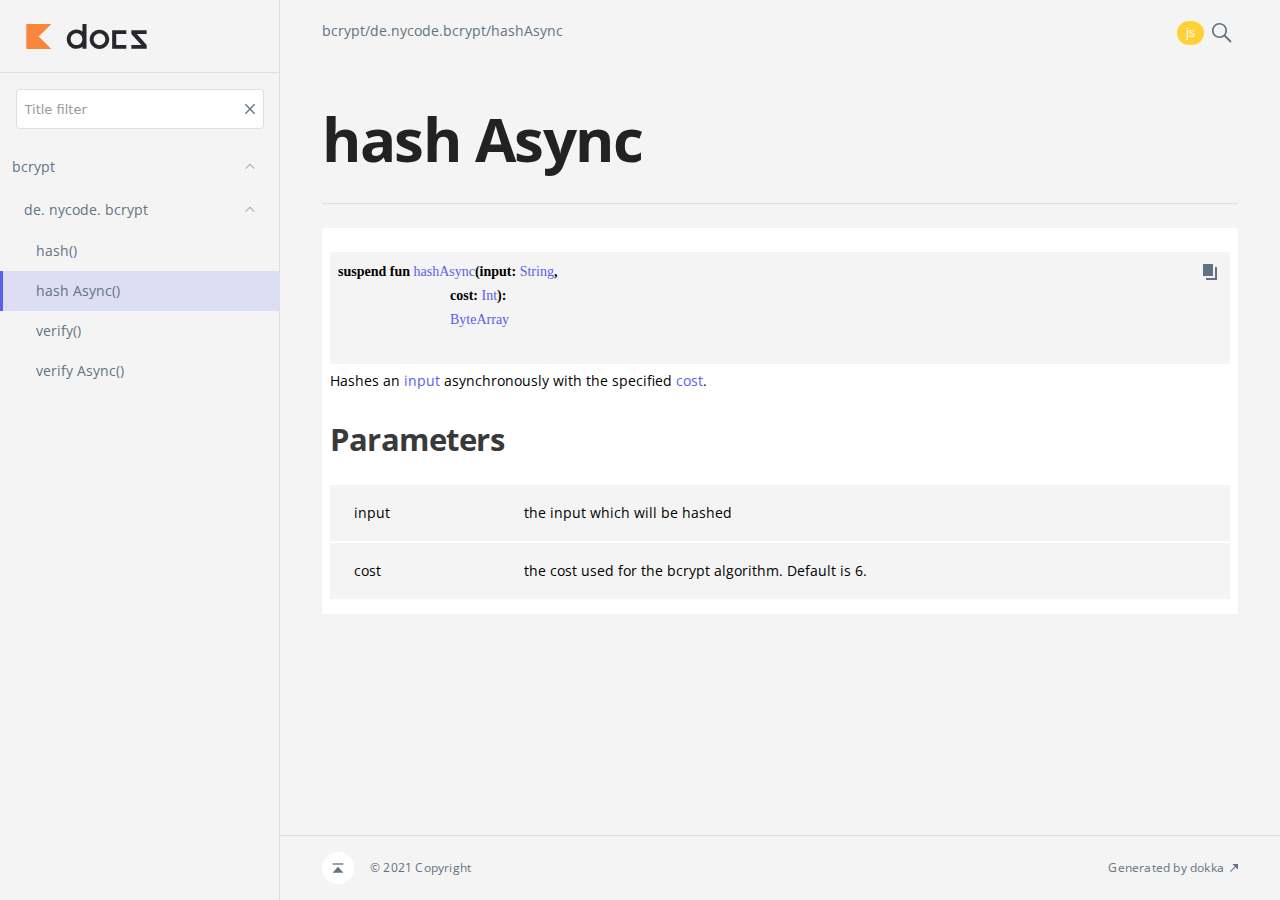
<file: docs/bcrypt/de.nycode.bcrypt/hash-async.html>
<html>
<head>
    <meta name="viewport" content="width=device-width, initial-scale=1" charset="UTF-8">
    <title>hashAsync</title>
    <link href="../../../../images/logo-icon.svg" rel="icon" type="image/svg">
    <script>var pathToRoot = "../../";</script>
    <script type="text/javascript" src="../../scripts/sourceset_dependencies.js" async="async"></script>
    <link href="../../styles/style.css" rel="Stylesheet">
    <link href="../../styles/logo-styles.css" rel="Stylesheet">
    <link href="../../styles/jetbrains-mono.css" rel="Stylesheet">
    <link href="../../styles/main.css" rel="Stylesheet">
    <script type="text/javascript" src="../../scripts/clipboard.js" async="async"></script>
    <script type="text/javascript" src="../../scripts/navigation-loader.js" async="async"></script>
    <script type="text/javascript" src="../../scripts/platform-content-handler.js" async="async"></script>
    <script type="text/javascript" src="../../scripts/main.js" async="async"></script>
</head>
<body>
<div id="container">
    <div id="leftColumn"><a href="../../index.html">
        <div id="logo"></div>
    </a>
        <div id="paneSearch"></div>
        <div id="sideMenu"></div>
    </div>
    <div id="main">
        <div id="leftToggler"><span class="icon-toggler"></span></div>
        <script type="text/javascript" src="../../scripts/main.js"></script>
        <div class="main-content" id="content"
             pageIds="bcrypt::de.nycode.bcrypt//hashAsync/#kotlin.String#kotlin.Int/PointingToDeclaration//371682492">
            <div class="navigation-wrapper" id="navigation-wrapper">
                <div class="breadcrumbs"><a href="../../index.html">bcrypt</a>/<a href="index.html">de.nycode.bcrypt</a>/<a
                        href="hash-async.html">hashAsync</a></div>
                <div class="pull-right d-flex">
                    <div class="filter-section" id="filter-section">
                        <button class="platform-tag platform-selector js-like" data-active=""
                                data-filter=":dokkaHtml/jsMain">js
                        </button>
                    </div>
                    <div id="searchBar"></div>
                </div>
            </div>
            <div class="cover ">
                <h1 class="cover"><span>hash</span>
                    <wbr></wbr>
                    <span>Async</span></h1>
            </div>
            <div class="divergent-group" data-filterable-current=":dokkaHtml/jsMain"
                 data-filterable-set=":dokkaHtml/jsMain">
                <div class="with-platform-tags"><span class="pull-right"></span></div>

                <div>
                    <div class="platform-hinted " data-platform-hinted="data-platform-hinted">
                        <div class="content sourceset-depenent-content" data-active=""
                             data-togglable=":dokkaHtml/jsMain">
                            <div class="symbol monospace">suspend fun <a href="hash-async.html">hashAsync</a>(input: <a
                                    href="https://kotlinlang.org/api/latest/jvm/stdlib/kotlin/-string/index.html">String</a>,
                                cost: <a
                                        href="https://kotlinlang.org/api/latest/jvm/stdlib/kotlin/-int/index.html">Int</a>):
                                <a href="https://kotlinlang.org/api/latest/jvm/stdlib/kotlin/-byte-array/index.html">ByteArray</a><span
                                        class="top-right-position"><span class="copy-icon"></span><div
                                        class="copy-popup-wrapper popup-to-left"><span
                                        class="copy-popup-icon"></span><span>Content copied to clipboard</span></div></span>
                            </div>
                        </div>
                    </div>
                </div>
                <p class="paragraph">Hashes an <a href="hash-async.html">input</a> asynchronously with the specified <a
                        href="hash-async.html">cost</a>.</p>
                <h2 class="">Parameters</h2>
                <div data-togglable="Parameters">
                    <div class="platform-hinted WithExtraAttributes" data-platform-hinted="data-platform-hinted"
                         data-togglable="Parameters">
                        <div class="content sourceset-depenent-content" data-active=""
                             data-togglable=":dokkaHtml/jsMain">
                            <div data-togglable="Parameters">
                                <div class="table" data-togglable="Parameters">
                                    <div class="table-row" data-filterable-current=":dokkaHtml/jsMain"
                                         data-filterable-set=":dokkaHtml/jsMain">
                                        <div class="main-subrow keyValue WithExtraAttributes">
                                            <div class=""><span class="inline-flex">input</span></div>
                                            <div>
                                                <div class="title">
                                                    <div data-togglable="Parameters"><p class="paragraph">the input
                                                        which will be hashed</p></div>
                                                </div>
                                            </div>
                                        </div>
                                    </div>
                                    <div class="table-row" data-filterable-current=":dokkaHtml/jsMain"
                                         data-filterable-set=":dokkaHtml/jsMain">
                                        <div class="main-subrow keyValue WithExtraAttributes">
                                            <div class=""><span class="inline-flex">cost</span></div>
                                            <div>
                                                <div class="title">
                                                    <div data-togglable="Parameters"><p class="paragraph">the cost used
                                                        for the bcrypt algorithm. Default is 6.</p></div>
                                                </div>
                                            </div>
                                        </div>
                                    </div>
                                </div>
                            </div>
                        </div>
                    </div>
                </div>
            </div>
        </div>
        <div class="footer"><span class="go-to-top-icon"><a
                href="#content"></a></span><span>© 2021 Copyright</span><span
                class="pull-right"><span>Generated by </span><a
                href="https://github.com/Kotlin/dokka"><span>dokka</span><span class="padded-icon"></span></a></span>
        </div>
    </div>
</div>
</body>
</html>
</file>
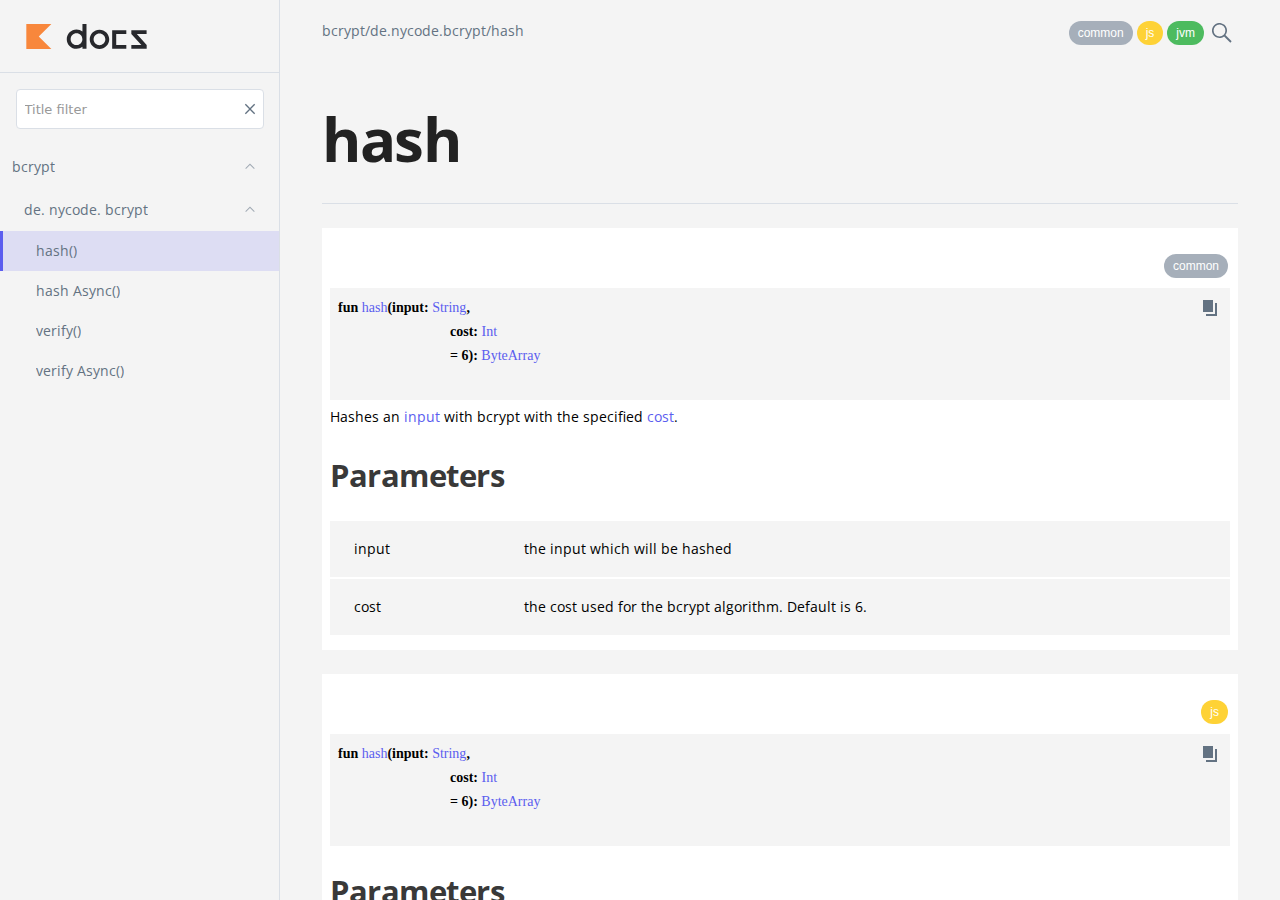
<file: docs/bcrypt/de.nycode.bcrypt/hash.html>
<html>
<head>
    <meta name="viewport" content="width=device-width, initial-scale=1" charset="UTF-8">
    <title>hash</title>
    <link href="../../../../images/logo-icon.svg" rel="icon" type="image/svg">
    <script>var pathToRoot = "../../";</script>
    <script type="text/javascript" src="../../scripts/sourceset_dependencies.js" async="async"></script>
    <link href="../../styles/style.css" rel="Stylesheet">
    <link href="../../styles/logo-styles.css" rel="Stylesheet">
    <link href="../../styles/jetbrains-mono.css" rel="Stylesheet">
    <link href="../../styles/main.css" rel="Stylesheet">
    <script type="text/javascript" src="../../scripts/clipboard.js" async="async"></script>
    <script type="text/javascript" src="../../scripts/navigation-loader.js" async="async"></script>
    <script type="text/javascript" src="../../scripts/platform-content-handler.js" async="async"></script>
    <script type="text/javascript" src="../../scripts/main.js" async="async"></script>
</head>
<body>
<div id="container">
    <div id="leftColumn"><a href="../../index.html">
        <div id="logo"></div>
    </a>
        <div id="paneSearch"></div>
        <div id="sideMenu"></div>
    </div>
    <div id="main">
        <div id="leftToggler"><span class="icon-toggler"></span></div>
        <script type="text/javascript" src="../../scripts/main.js"></script>
        <div class="main-content" id="content"
             pageIds="bcrypt::de.nycode.bcrypt//hash/#kotlin.String#kotlin.Int/PointingToDeclaration//-712551682">
            <div class="navigation-wrapper" id="navigation-wrapper">
                <div class="breadcrumbs"><a href="../../index.html">bcrypt</a>/<a href="index.html">de.nycode.bcrypt</a>/<a
                        href="hash.html">hash</a></div>
                <div class="pull-right d-flex">
                    <div class="filter-section" id="filter-section">
                        <button class="platform-tag platform-selector common-like" data-active=""
                                data-filter=":dokkaHtml/commonMain">common
                        </button>
                        <button class="platform-tag platform-selector js-like" data-active=""
                                data-filter=":dokkaHtml/jsMain">js
                        </button>
                        <button class="platform-tag platform-selector jvm-like" data-active=""
                                data-filter=":dokkaHtml/jvmMain">jvm
                        </button>
                    </div>
                    <div id="searchBar"></div>
                </div>
            </div>
            <div class="cover ">
                <h1 class="cover"><span>hash</span></h1>
            </div>
            <div class="divergent-group" data-filterable-current=":dokkaHtml/commonMain"
                 data-filterable-set=":dokkaHtml/commonMain">
                <div class="with-platform-tags"><span class="pull-right">
  <div class="platform-tags ">
    <div class="platform-tag common-like">common</div>
  </div>
</span></div>

                <div>
                    <div class="platform-hinted " data-platform-hinted="data-platform-hinted">
                        <div class="content sourceset-depenent-content" data-active=""
                             data-togglable=":dokkaHtml/commonMain">
                            <div class="symbol monospace">fun <a href="hash.html">hash</a>(input: <a
                                    href="https://kotlinlang.org/api/latest/jvm/stdlib/kotlin/-string/index.html">String</a>,
                                cost: <a
                                        href="https://kotlinlang.org/api/latest/jvm/stdlib/kotlin/-int/index.html">Int</a>
                                = 6): <a
                                        href="https://kotlinlang.org/api/latest/jvm/stdlib/kotlin/-byte-array/index.html">ByteArray</a><span
                                        class="top-right-position"><span class="copy-icon"></span><div
                                        class="copy-popup-wrapper popup-to-left"><span
                                        class="copy-popup-icon"></span><span>Content copied to clipboard</span></div></span>
                            </div>
                        </div>
                    </div>
                </div>
                <p class="paragraph">Hashes an <a href="hash.html">input</a> with bcrypt with the specified <a
                        href="hash.html">cost</a>.</p>
                <h2 class="">Parameters</h2>
                <div data-togglable="Parameters">
                    <div class="platform-hinted WithExtraAttributes" data-platform-hinted="data-platform-hinted"
                         data-togglable="Parameters">
                        <div class="content sourceset-depenent-content" data-active=""
                             data-togglable=":dokkaHtml/commonMain">
                            <div data-togglable="Parameters">
                                <div class="table" data-togglable="Parameters">
                                    <div class="table-row" data-filterable-current=":dokkaHtml/commonMain"
                                         data-filterable-set=":dokkaHtml/commonMain">
                                        <div class="main-subrow keyValue WithExtraAttributes">
                                            <div class=""><span class="inline-flex">input</span></div>
                                            <div>
                                                <div class="title">
                                                    <div data-togglable="Parameters"><p class="paragraph">the input
                                                        which will be hashed</p></div>
                                                </div>
                                            </div>
                                        </div>
                                    </div>
                                    <div class="table-row" data-filterable-current=":dokkaHtml/commonMain"
                                         data-filterable-set=":dokkaHtml/commonMain">
                                        <div class="main-subrow keyValue WithExtraAttributes">
                                            <div class=""><span class="inline-flex">cost</span></div>
                                            <div>
                                                <div class="title">
                                                    <div data-togglable="Parameters"><p class="paragraph">the cost used
                                                        for the bcrypt algorithm. Default is 6.</p></div>
                                                </div>
                                            </div>
                                        </div>
                                    </div>
                                </div>
                            </div>
                        </div>
                    </div>
                </div>
            </div>
            <div class="divergent-group" data-filterable-current=":dokkaHtml/jsMain"
                 data-filterable-set=":dokkaHtml/jsMain">
                <div class="with-platform-tags"><span class="pull-right">
  <div class="platform-tags ">
    <div class="platform-tag js-like">js</div>
  </div>
</span></div>

                <div>
                    <div class="platform-hinted " data-platform-hinted="data-platform-hinted">
                        <div class="content sourceset-depenent-content" data-active=""
                             data-togglable=":dokkaHtml/jsMain">
                            <div class="symbol monospace">fun <a href="hash.html">hash</a>(input: <a
                                    href="https://kotlinlang.org/api/latest/jvm/stdlib/kotlin/-string/index.html">String</a>,
                                cost: <a
                                        href="https://kotlinlang.org/api/latest/jvm/stdlib/kotlin/-int/index.html">Int</a>
                                = 6): <a
                                        href="https://kotlinlang.org/api/latest/jvm/stdlib/kotlin/-byte-array/index.html">ByteArray</a><span
                                        class="top-right-position"><span class="copy-icon"></span><div
                                        class="copy-popup-wrapper popup-to-left"><span
                                        class="copy-popup-icon"></span><span>Content copied to clipboard</span></div></span>
                            </div>
                        </div>
                    </div>
                </div>
                <h2 class="">Parameters</h2>
                <div data-togglable="Parameters">
                    <div class="platform-hinted WithExtraAttributes" data-platform-hinted="data-platform-hinted"
                         data-togglable="Parameters">
                        <div class="content sourceset-depenent-content" data-active=""
                             data-togglable=":dokkaHtml/jsMain">
                            <div data-togglable="Parameters">
                                <div class="table" data-togglable="Parameters">
                                    <div class="table-row" data-filterable-current=":dokkaHtml/jsMain"
                                         data-filterable-set=":dokkaHtml/jsMain">
                                        <div class="main-subrow keyValue WithExtraAttributes">
                                            <div class=""><span class="inline-flex">input</span></div>
                                            <div>
                                                <div class="title">
                                                    <div data-togglable="Parameters"><p class="paragraph">the input
                                                        which will be hashed</p></div>
                                                </div>
                                            </div>
                                        </div>
                                    </div>
                                    <div class="table-row" data-filterable-current=":dokkaHtml/jsMain"
                                         data-filterable-set=":dokkaHtml/jsMain">
                                        <div class="main-subrow keyValue WithExtraAttributes">
                                            <div class=""><span class="inline-flex">cost</span></div>
                                            <div>
                                                <div class="title">
                                                    <div data-togglable="Parameters"><p class="paragraph">the cost used
                                                        for the bcrypt algorithm. Default is 6.</p></div>
                                                </div>
                                            </div>
                                        </div>
                                    </div>
                                </div>
                            </div>
                        </div>
                    </div>
                </div>
            </div>
            <div class="divergent-group" data-filterable-current=":dokkaHtml/jvmMain"
                 data-filterable-set=":dokkaHtml/jvmMain">
                <div class="with-platform-tags"><span class="pull-right">
  <div class="platform-tags ">
    <div class="platform-tag jvm-like">jvm</div>
  </div>
</span></div>

                <div>
                    <div class="platform-hinted " data-platform-hinted="data-platform-hinted">
                        <div class="content sourceset-depenent-content" data-active=""
                             data-togglable=":dokkaHtml/jvmMain">
                            <div class="symbol monospace">fun <a href="hash.html">hash</a>(input: <a
                                    href="https://kotlinlang.org/api/latest/jvm/stdlib/kotlin/-string/index.html">String</a>,
                                cost: <a
                                        href="https://kotlinlang.org/api/latest/jvm/stdlib/kotlin/-int/index.html">Int</a>
                                = 6): <a
                                        href="https://kotlinlang.org/api/latest/jvm/stdlib/kotlin/-byte-array/index.html">ByteArray</a><span
                                        class="top-right-position"><span class="copy-icon"></span><div
                                        class="copy-popup-wrapper popup-to-left"><span
                                        class="copy-popup-icon"></span><span>Content copied to clipboard</span></div></span>
                            </div>
                        </div>
                    </div>
                </div>
                <h2 class="">Parameters</h2>
                <div data-togglable="Parameters">
                    <div class="platform-hinted WithExtraAttributes" data-platform-hinted="data-platform-hinted"
                         data-togglable="Parameters">
                        <div class="content sourceset-depenent-content" data-active=""
                             data-togglable=":dokkaHtml/jvmMain">
                            <div data-togglable="Parameters">
                                <div class="table" data-togglable="Parameters">
                                    <div class="table-row" data-filterable-current=":dokkaHtml/jvmMain"
                                         data-filterable-set=":dokkaHtml/jvmMain">
                                        <div class="main-subrow keyValue WithExtraAttributes">
                                            <div class=""><span class="inline-flex">input</span></div>
                                            <div>
                                                <div class="title">
                                                    <div data-togglable="Parameters"><p class="paragraph">the input
                                                        which will be hashed</p></div>
                                                </div>
                                            </div>
                                        </div>
                                    </div>
                                    <div class="table-row" data-filterable-current=":dokkaHtml/jvmMain"
                                         data-filterable-set=":dokkaHtml/jvmMain">
                                        <div class="main-subrow keyValue WithExtraAttributes">
                                            <div class=""><span class="inline-flex">cost</span></div>
                                            <div>
                                                <div class="title">
                                                    <div data-togglable="Parameters"><p class="paragraph">the cost used
                                                        for the bcrypt algorithm. Default is 6.</p></div>
                                                </div>
                                            </div>
                                        </div>
                                    </div>
                                </div>
                            </div>
                        </div>
                    </div>
                </div>
            </div>
        </div>
        <div class="footer"><span class="go-to-top-icon"><a
                href="#content"></a></span><span>© 2021 Copyright</span><span
                class="pull-right"><span>Generated by </span><a
                href="https://github.com/Kotlin/dokka"><span>dokka</span><span class="padded-icon"></span></a></span>
        </div>
    </div>
</div>
</body>
</html>
</file>
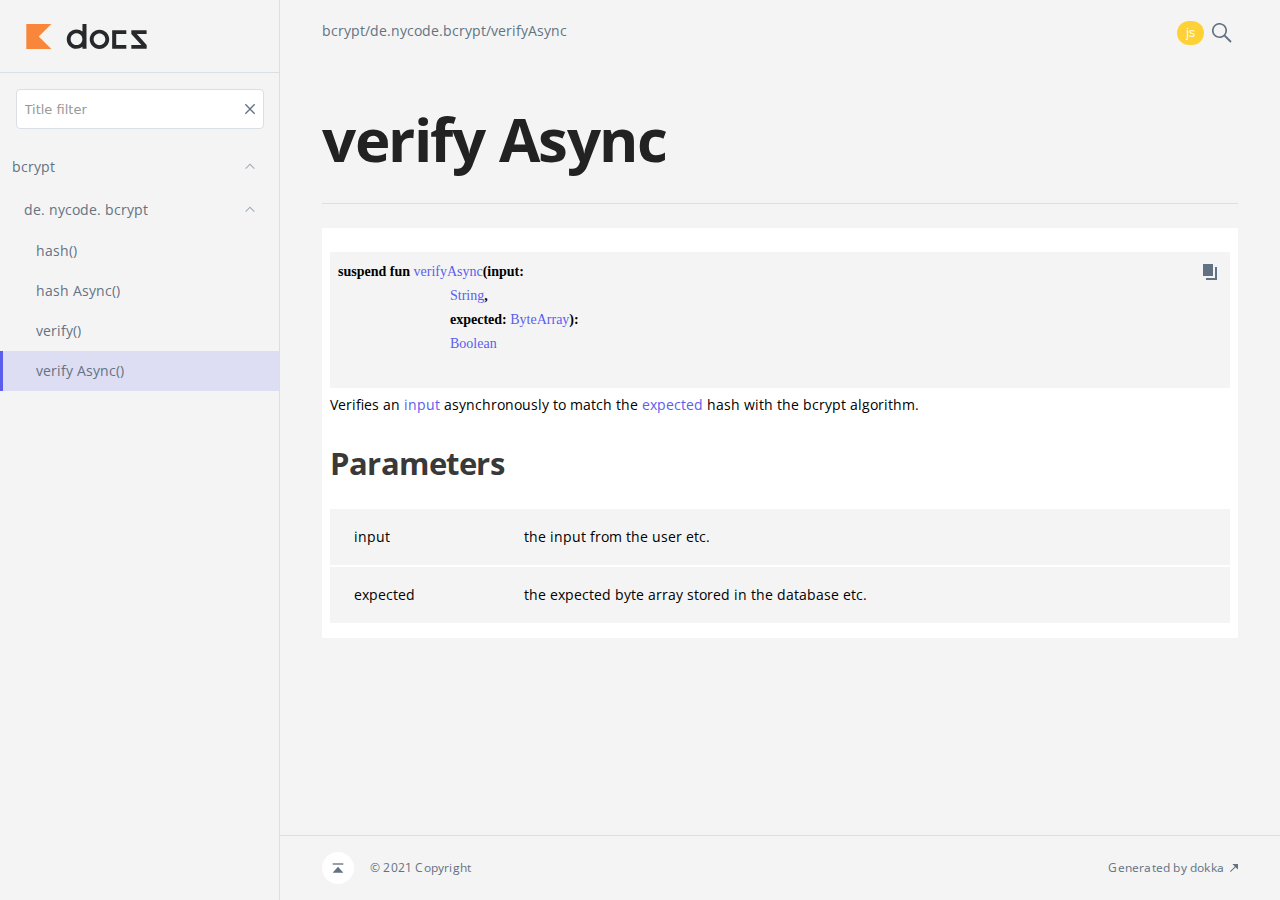
<file: docs/bcrypt/de.nycode.bcrypt/verify-async.html>
<html>
<head>
    <meta name="viewport" content="width=device-width, initial-scale=1" charset="UTF-8">
    <title>verifyAsync</title>
    <link href="../../../../images/logo-icon.svg" rel="icon" type="image/svg">
    <script>var pathToRoot = "../../";</script>
    <script type="text/javascript" src="../../scripts/sourceset_dependencies.js" async="async"></script>
    <link href="../../styles/style.css" rel="Stylesheet">
    <link href="../../styles/logo-styles.css" rel="Stylesheet">
    <link href="../../styles/jetbrains-mono.css" rel="Stylesheet">
    <link href="../../styles/main.css" rel="Stylesheet">
    <script type="text/javascript" src="../../scripts/clipboard.js" async="async"></script>
    <script type="text/javascript" src="../../scripts/navigation-loader.js" async="async"></script>
    <script type="text/javascript" src="../../scripts/platform-content-handler.js" async="async"></script>
    <script type="text/javascript" src="../../scripts/main.js" async="async"></script>
</head>
<body>
<div id="container">
    <div id="leftColumn"><a href="../../index.html">
        <div id="logo"></div>
    </a>
        <div id="paneSearch"></div>
        <div id="sideMenu"></div>
    </div>
    <div id="main">
        <div id="leftToggler"><span class="icon-toggler"></span></div>
        <script type="text/javascript" src="../../scripts/main.js"></script>
        <div class="main-content" id="content"
             pageIds="bcrypt::de.nycode.bcrypt//verifyAsync/#kotlin.String#kotlin.ByteArray/PointingToDeclaration//371682492">
            <div class="navigation-wrapper" id="navigation-wrapper">
                <div class="breadcrumbs"><a href="../../index.html">bcrypt</a>/<a href="index.html">de.nycode.bcrypt</a>/<a
                        href="verify-async.html">verifyAsync</a></div>
                <div class="pull-right d-flex">
                    <div class="filter-section" id="filter-section">
                        <button class="platform-tag platform-selector js-like" data-active=""
                                data-filter=":dokkaHtml/jsMain">js
                        </button>
                    </div>
                    <div id="searchBar"></div>
                </div>
            </div>
            <div class="cover ">
                <h1 class="cover"><span>verify</span>
                    <wbr></wbr>
                    <span>Async</span></h1>
            </div>
            <div class="divergent-group" data-filterable-current=":dokkaHtml/jsMain"
                 data-filterable-set=":dokkaHtml/jsMain">
                <div class="with-platform-tags"><span class="pull-right"></span></div>

                <div>
                    <div class="platform-hinted " data-platform-hinted="data-platform-hinted">
                        <div class="content sourceset-depenent-content" data-active=""
                             data-togglable=":dokkaHtml/jsMain">
                            <div class="symbol monospace">suspend fun <a href="verify-async.html">verifyAsync</a>(input:
                                <a href="https://kotlinlang.org/api/latest/jvm/stdlib/kotlin/-string/index.html">String</a>,
                                expected: <a
                                        href="https://kotlinlang.org/api/latest/jvm/stdlib/kotlin/-byte-array/index.html">ByteArray</a>):
                                <a href="https://kotlinlang.org/api/latest/jvm/stdlib/kotlin/-boolean/index.html">Boolean</a><span
                                        class="top-right-position"><span class="copy-icon"></span><div
                                        class="copy-popup-wrapper popup-to-left"><span
                                        class="copy-popup-icon"></span><span>Content copied to clipboard</span></div></span>
                            </div>
                        </div>
                    </div>
                </div>
                <p class="paragraph">Verifies an <a href="verify-async.html">input</a> asynchronously to match the <a
                        href="verify-async.html">expected</a> hash with the bcrypt algorithm.</p>
                <h2 class="">Parameters</h2>
                <div data-togglable="Parameters">
                    <div class="platform-hinted WithExtraAttributes" data-platform-hinted="data-platform-hinted"
                         data-togglable="Parameters">
                        <div class="content sourceset-depenent-content" data-active=""
                             data-togglable=":dokkaHtml/jsMain">
                            <div data-togglable="Parameters">
                                <div class="table" data-togglable="Parameters">
                                    <div class="table-row" data-filterable-current=":dokkaHtml/jsMain"
                                         data-filterable-set=":dokkaHtml/jsMain">
                                        <div class="main-subrow keyValue WithExtraAttributes">
                                            <div class=""><span class="inline-flex">input</span></div>
                                            <div>
                                                <div class="title">
                                                    <div data-togglable="Parameters"><p class="paragraph">the input from
                                                        the user etc.</p></div>
                                                </div>
                                            </div>
                                        </div>
                                    </div>
                                    <div class="table-row" data-filterable-current=":dokkaHtml/jsMain"
                                         data-filterable-set=":dokkaHtml/jsMain">
                                        <div class="main-subrow keyValue WithExtraAttributes">
                                            <div class=""><span class="inline-flex">expected</span></div>
                                            <div>
                                                <div class="title">
                                                    <div data-togglable="Parameters"><p class="paragraph">the expected
                                                        byte array stored in the database etc.</p></div>
                                                </div>
                                            </div>
                                        </div>
                                    </div>
                                </div>
                            </div>
                        </div>
                    </div>
                </div>
            </div>
        </div>
        <div class="footer"><span class="go-to-top-icon"><a
                href="#content"></a></span><span>© 2021 Copyright</span><span
                class="pull-right"><span>Generated by </span><a
                href="https://github.com/Kotlin/dokka"><span>dokka</span><span class="padded-icon"></span></a></span>
        </div>
    </div>
</div>
</body>
</html>
</file>
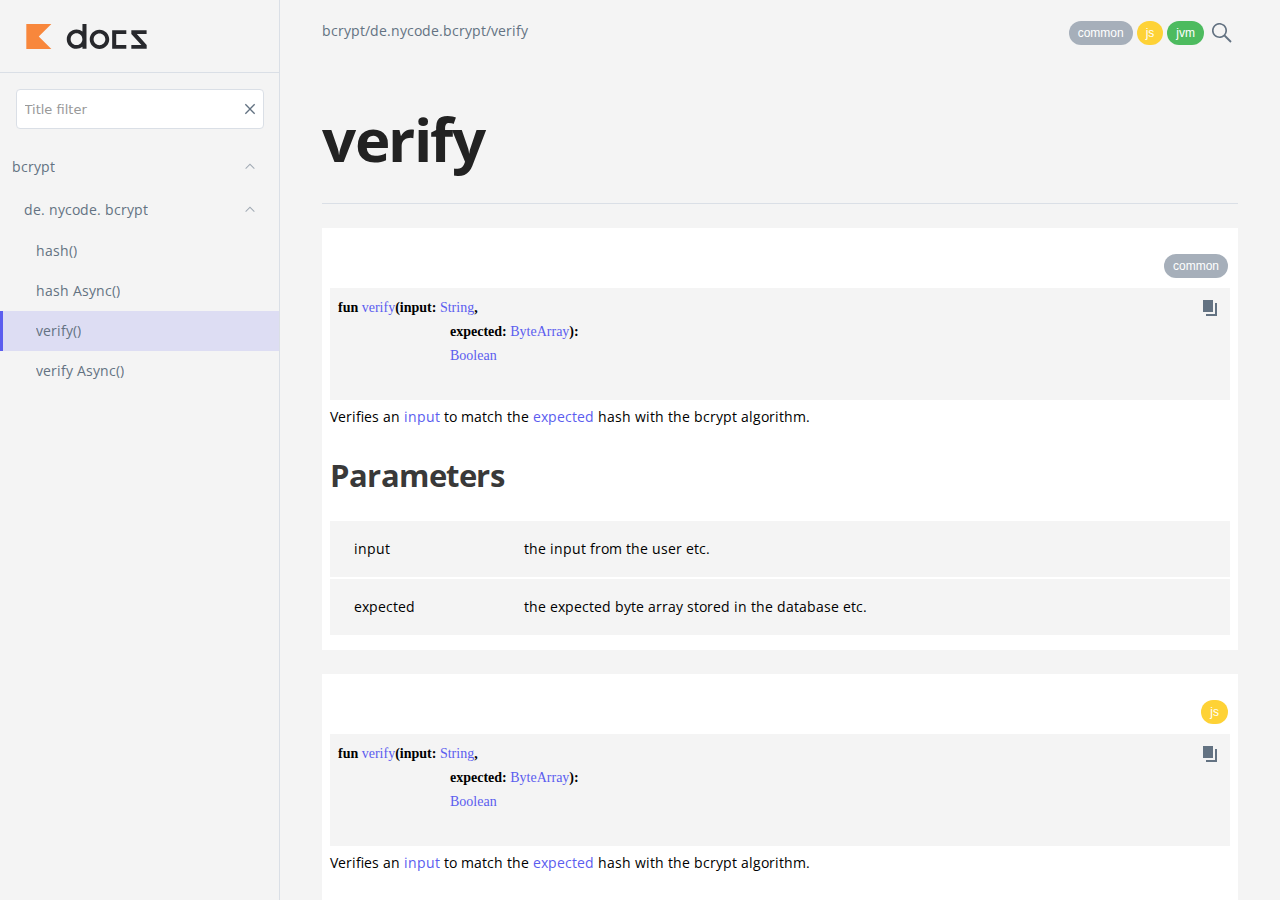
<file: docs/bcrypt/de.nycode.bcrypt/verify.html>
<html>
<head>
    <meta name="viewport" content="width=device-width, initial-scale=1" charset="UTF-8">
    <title>verify</title>
    <link href="../../../../images/logo-icon.svg" rel="icon" type="image/svg">
    <script>var pathToRoot = "../../";</script>
    <script type="text/javascript" src="../../scripts/sourceset_dependencies.js" async="async"></script>
    <link href="../../styles/style.css" rel="Stylesheet">
    <link href="../../styles/logo-styles.css" rel="Stylesheet">
    <link href="../../styles/jetbrains-mono.css" rel="Stylesheet">
    <link href="../../styles/main.css" rel="Stylesheet">
    <script type="text/javascript" src="../../scripts/clipboard.js" async="async"></script>
    <script type="text/javascript" src="../../scripts/navigation-loader.js" async="async"></script>
    <script type="text/javascript" src="../../scripts/platform-content-handler.js" async="async"></script>
    <script type="text/javascript" src="../../scripts/main.js" async="async"></script>
</head>
<body>
<div id="container">
    <div id="leftColumn"><a href="../../index.html">
        <div id="logo"></div>
    </a>
        <div id="paneSearch"></div>
        <div id="sideMenu"></div>
    </div>
    <div id="main">
        <div id="leftToggler"><span class="icon-toggler"></span></div>
        <script type="text/javascript" src="../../scripts/main.js"></script>
        <div class="main-content" id="content"
             pageIds="bcrypt::de.nycode.bcrypt//verify/#kotlin.String#kotlin.ByteArray/PointingToDeclaration//-712551682">
            <div class="navigation-wrapper" id="navigation-wrapper">
                <div class="breadcrumbs"><a href="../../index.html">bcrypt</a>/<a href="index.html">de.nycode.bcrypt</a>/<a
                        href="verify.html">verify</a></div>
                <div class="pull-right d-flex">
                    <div class="filter-section" id="filter-section">
                        <button class="platform-tag platform-selector common-like" data-active=""
                                data-filter=":dokkaHtml/commonMain">common
                        </button>
                        <button class="platform-tag platform-selector js-like" data-active=""
                                data-filter=":dokkaHtml/jsMain">js
                        </button>
                        <button class="platform-tag platform-selector jvm-like" data-active=""
                                data-filter=":dokkaHtml/jvmMain">jvm
                        </button>
                    </div>
                    <div id="searchBar"></div>
                </div>
            </div>
            <div class="cover ">
                <h1 class="cover"><span>verify</span></h1>
            </div>
            <div class="divergent-group" data-filterable-current=":dokkaHtml/commonMain"
                 data-filterable-set=":dokkaHtml/commonMain">
                <div class="with-platform-tags"><span class="pull-right">
  <div class="platform-tags ">
    <div class="platform-tag common-like">common</div>
  </div>
</span></div>

                <div>
                    <div class="platform-hinted " data-platform-hinted="data-platform-hinted">
                        <div class="content sourceset-depenent-content" data-active=""
                             data-togglable=":dokkaHtml/commonMain">
                            <div class="symbol monospace">fun <a href="verify.html">verify</a>(input: <a
                                    href="https://kotlinlang.org/api/latest/jvm/stdlib/kotlin/-string/index.html">String</a>,
                                expected: <a
                                        href="https://kotlinlang.org/api/latest/jvm/stdlib/kotlin/-byte-array/index.html">ByteArray</a>):
                                <a href="https://kotlinlang.org/api/latest/jvm/stdlib/kotlin/-boolean/index.html">Boolean</a><span
                                        class="top-right-position"><span class="copy-icon"></span><div
                                        class="copy-popup-wrapper popup-to-left"><span
                                        class="copy-popup-icon"></span><span>Content copied to clipboard</span></div></span>
                            </div>
                        </div>
                    </div>
                </div>
                <p class="paragraph">Verifies an <a href="verify.html">input</a> to match the <a href="verify.html">expected</a>
                    hash with the bcrypt algorithm.</p>
                <h2 class="">Parameters</h2>
                <div data-togglable="Parameters">
                    <div class="platform-hinted WithExtraAttributes" data-platform-hinted="data-platform-hinted"
                         data-togglable="Parameters">
                        <div class="content sourceset-depenent-content" data-active=""
                             data-togglable=":dokkaHtml/commonMain">
                            <div data-togglable="Parameters">
                                <div class="table" data-togglable="Parameters">
                                    <div class="table-row" data-filterable-current=":dokkaHtml/commonMain"
                                         data-filterable-set=":dokkaHtml/commonMain">
                                        <div class="main-subrow keyValue WithExtraAttributes">
                                            <div class=""><span class="inline-flex">input</span></div>
                                            <div>
                                                <div class="title">
                                                    <div data-togglable="Parameters"><p class="paragraph">the input from
                                                        the user etc.</p></div>
                                                </div>
                                            </div>
                                        </div>
                                    </div>
                                    <div class="table-row" data-filterable-current=":dokkaHtml/commonMain"
                                         data-filterable-set=":dokkaHtml/commonMain">
                                        <div class="main-subrow keyValue WithExtraAttributes">
                                            <div class=""><span class="inline-flex">expected</span></div>
                                            <div>
                                                <div class="title">
                                                    <div data-togglable="Parameters"><p class="paragraph">the expected
                                                        byte array stored in the database etc.</p></div>
                                                </div>
                                            </div>
                                        </div>
                                    </div>
                                </div>
                            </div>
                        </div>
                    </div>
                </div>
            </div>
            <div class="divergent-group" data-filterable-current=":dokkaHtml/jsMain"
                 data-filterable-set=":dokkaHtml/jsMain">
                <div class="with-platform-tags"><span class="pull-right">
  <div class="platform-tags ">
    <div class="platform-tag js-like">js</div>
  </div>
</span></div>

                <div>
                    <div class="platform-hinted " data-platform-hinted="data-platform-hinted">
                        <div class="content sourceset-depenent-content" data-active=""
                             data-togglable=":dokkaHtml/jsMain">
                            <div class="symbol monospace">fun <a href="verify.html">verify</a>(input: <a
                                    href="https://kotlinlang.org/api/latest/jvm/stdlib/kotlin/-string/index.html">String</a>,
                                expected: <a
                                        href="https://kotlinlang.org/api/latest/jvm/stdlib/kotlin/-byte-array/index.html">ByteArray</a>):
                                <a href="https://kotlinlang.org/api/latest/jvm/stdlib/kotlin/-boolean/index.html">Boolean</a><span
                                        class="top-right-position"><span class="copy-icon"></span><div
                                        class="copy-popup-wrapper popup-to-left"><span
                                        class="copy-popup-icon"></span><span>Content copied to clipboard</span></div></span>
                            </div>
                        </div>
                    </div>
                </div>
                <p class="paragraph">Verifies an <a href="verify.html">input</a> to match the <a href="verify.html">expected</a>
                    hash with the bcrypt algorithm.</p>
                <h2 class="">Parameters</h2>
                <div data-togglable="Parameters">
                    <div class="platform-hinted WithExtraAttributes" data-platform-hinted="data-platform-hinted"
                         data-togglable="Parameters">
                        <div class="content sourceset-depenent-content" data-active=""
                             data-togglable=":dokkaHtml/jsMain">
                            <div data-togglable="Parameters">
                                <div class="table" data-togglable="Parameters">
                                    <div class="table-row" data-filterable-current=":dokkaHtml/jsMain"
                                         data-filterable-set=":dokkaHtml/jsMain">
                                        <div class="main-subrow keyValue WithExtraAttributes">
                                            <div class=""><span class="inline-flex">input</span></div>
                                            <div>
                                                <div class="title">
                                                    <div data-togglable="Parameters"><p class="paragraph">the input from
                                                        the user etc.</p></div>
                                                </div>
                                            </div>
                                        </div>
                                    </div>
                                    <div class="table-row" data-filterable-current=":dokkaHtml/jsMain"
                                         data-filterable-set=":dokkaHtml/jsMain">
                                        <div class="main-subrow keyValue WithExtraAttributes">
                                            <div class=""><span class="inline-flex">expected</span></div>
                                            <div>
                                                <div class="title">
                                                    <div data-togglable="Parameters"><p class="paragraph">the expected
                                                        byte array stored in the database etc.</p></div>
                                                </div>
                                            </div>
                                        </div>
                                    </div>
                                </div>
                            </div>
                        </div>
                    </div>
                </div>
            </div>
            <div class="divergent-group" data-filterable-current=":dokkaHtml/jvmMain"
                 data-filterable-set=":dokkaHtml/jvmMain">
                <div class="with-platform-tags"><span class="pull-right">
  <div class="platform-tags ">
    <div class="platform-tag jvm-like">jvm</div>
  </div>
</span></div>

                <div>
                    <div class="platform-hinted " data-platform-hinted="data-platform-hinted">
                        <div class="content sourceset-depenent-content" data-active=""
                             data-togglable=":dokkaHtml/jvmMain">
                            <div class="symbol monospace">fun <a href="verify.html">verify</a>(input: <a
                                    href="https://kotlinlang.org/api/latest/jvm/stdlib/kotlin/-string/index.html">String</a>,
                                expected: <a
                                        href="https://kotlinlang.org/api/latest/jvm/stdlib/kotlin/-byte-array/index.html">ByteArray</a>):
                                <a href="https://kotlinlang.org/api/latest/jvm/stdlib/kotlin/-boolean/index.html">Boolean</a><span
                                        class="top-right-position"><span class="copy-icon"></span><div
                                        class="copy-popup-wrapper popup-to-left"><span
                                        class="copy-popup-icon"></span><span>Content copied to clipboard</span></div></span>
                            </div>
                        </div>
                    </div>
                </div>
                <h2 class="">Parameters</h2>
                <div data-togglable="Parameters">
                    <div class="platform-hinted WithExtraAttributes" data-platform-hinted="data-platform-hinted"
                         data-togglable="Parameters">
                        <div class="content sourceset-depenent-content" data-active=""
                             data-togglable=":dokkaHtml/jvmMain">
                            <div data-togglable="Parameters">
                                <div class="table" data-togglable="Parameters">
                                    <div class="table-row" data-filterable-current=":dokkaHtml/jvmMain"
                                         data-filterable-set=":dokkaHtml/jvmMain">
                                        <div class="main-subrow keyValue WithExtraAttributes">
                                            <div class=""><span class="inline-flex">input</span></div>
                                            <div>
                                                <div class="title">
                                                    <div data-togglable="Parameters"><p class="paragraph">the input from
                                                        the user etc.</p></div>
                                                </div>
                                            </div>
                                        </div>
                                    </div>
                                    <div class="table-row" data-filterable-current=":dokkaHtml/jvmMain"
                                         data-filterable-set=":dokkaHtml/jvmMain">
                                        <div class="main-subrow keyValue WithExtraAttributes">
                                            <div class=""><span class="inline-flex">expected</span></div>
                                            <div>
                                                <div class="title">
                                                    <div data-togglable="Parameters"><p class="paragraph">the expected
                                                        byte array stored in the database etc.</p></div>
                                                </div>
                                            </div>
                                        </div>
                                    </div>
                                </div>
                            </div>
                        </div>
                    </div>
                </div>
            </div>
        </div>
        <div class="footer"><span class="go-to-top-icon"><a
                href="#content"></a></span><span>© 2021 Copyright</span><span
                class="pull-right"><span>Generated by </span><a
                href="https://github.com/Kotlin/dokka"><span>dokka</span><span class="padded-icon"></span></a></span>
        </div>
    </div>
</div>
</body>
</html>
</file>
<file: styles/style.css>
@import url(https://fonts.googleapis.com/css?family=Open+Sans:300i,400,700);
@import url('https://rsms.me/inter/inter.css');
@import url('jetbrains-mono.css');

:root {
    --default-gray: #f4f4f4;
    --default-font-color: black;
    --header-font-color: var(--default-font-color);

    --breadcrumb-font-color: #637282;
    --breadcrumb-margin: 24px;
    --hover-link-color: #5B5DEF;

    --footer-height: 64px;
    --footer-padding-top: 48px;
    --footer-background: var(--default-gray);
    --footer-font-color: var(--average-color);
    --footer-go-to-top-color: white;

    --horizontal-spacing-for-content: 16px;
    --mobile-horizontal-spacing-for-content: 8px;
    --bottom-spacing: 16px;
    --color-scrollbar: rgba(39, 40, 44, 0.40);
    --color-scrollbar-track: var(--default-gray);
    --default-white: #fff;
    --background-color: var(--default-white);
    --dark-mode-and-search-icon-color: var(--default-white);
    --color-dark: #27282c;
    --default-font-family: system-ui, -apple-system, BlinkMacSystemFont, Segoe UI, Roboto, Oxygen, Ubuntu, Cantarell, Droid Sans, Helvetica Neue, Arial, sans-serif;
    --default-monospace-font-family: JetBrains Mono, SFMono-Regular, Consolas, Liberation Mono, Menlo, Courier, monospace;
    --default-font-size: 15px;
    --average-color: var(--color-dark);
    --brief-color: var(--average-color);
    --copy-icon-color: rgba(39, 40, 44, .7);
    --copy-icon-hover-color: var(--color-dark);
    --code-background: rgba(39, 40, 44, .05);
    --border-color: rgba(39, 40, 44, .2);
    --navigation-highlight-color: rgba(39, 40, 44, 0.05);
    --top-navigation-height: 73px;
    --max-width: 1160px;
    --white-10: hsla(0, 0%, 100%, .1);

    --active-tab-border-color: var(--hover-link-color);
    --inactive-tab-border-color: #DADFE6;
}

:root.theme-dark {
    --background-color: #27282c;
    --color-dark: #3d3d41;
    --default-font-color: hsla(0, 0%, 100%, 0.8);
    --border-color: hsla(0, 0%, 100%, 0.2);
    --code-background: hsla(0, 0%, 100%, 0.05);
    --breadcrumb-font-color: #8c8c8e;
    --brief-color: hsla(0, 0%, 100%, 0.4);
    --copy-icon-color: hsla(0, 0%, 100%, 0.6);
    --copy-icon-hover-color: #fff;

    --active-tab-border-color: var(--default-font-color);
    --inactive-tab-border-color: var(--border-color);
    --navigation-highlight-color: rgba(255, 255, 255, 0.05);
    --footer-background: hsla(0, 0%, 100%, 0.05);
    --footer-font-color: hsla(0, 0%, 100%, 0.6);
    --footer-go-to-top-color: var(--footer-font-color);
}

html {
    height: 100%;
    -webkit-tap-highlight-color: rgba(0, 0, 0, 0);
    scrollbar-color: rgba(39, 40, 44, 0.40) #F4F4F4;
    scrollbar-color: var(--color-scrollbar) var(--color-scrollbar-track);
    text-rendering: optimizeLegibility;
    -webkit-font-smoothing: antialiased;
    color: var(--default-font-color);
}

html ::-webkit-scrollbar {
    width: 8px;
    height: 8px;
}

html ::-webkit-scrollbar-track {
    background-color: var(--color-scrollbar-track);
}

html ::-webkit-scrollbar-thumb {
    width: 8px;
    border-radius: 6px;
    background: rgba(39, 40, 44, 0.40);
    background: var(--color-scrollbar);
}


.main-content {
    padding-bottom: var(--bottom-spacing);
    z-index: 0;
    max-width: var(--max-width);
    width: 100%;
    margin-left: auto;
    margin-right: auto;
}

.main-content > * {
    margin-left: var(--horizontal-spacing-for-content);
    margin-right: var(--horizontal-spacing-for-content);
}

.navigation-wrapper {
    display: flex;
    flex-wrap: wrap;
    position: sticky;
    top: 0;
    background-color: var(--color-dark);
    z-index: 4;
    color: #fff;
    font-family: var(--default-font-family);
    letter-spacing: -0.1px;
    align-items: center;

    /* Reset margin and use padding for border */
    margin-left: 0;
    margin-right: 0;
    padding: 19px var(--horizontal-spacing-for-content) 18px;
}

.navigation-wrapper > .library-name {
    font-weight: 700;
    margin-right: 12px;
}

.navigation-wrapper a {
    color: #fff;
}

#searchBar {
    margin-left: 16px;
    display: inline-flex;
    align-content: center;
    align-items: center;
    width: 36px;
    height: 36px;
}

.breadcrumbs, .breadcrumbs a, .breadcrumbs a:hover {
    margin-top: var(--breadcrumb-margin);
    color: var(--breadcrumb-font-color);
    overflow-wrap: break-word;
}

.breadcrumbs .delimiter {
    margin: auto 2px;
}

.tabs-section > .section-tab:first-child,
.platform-hinted > .platform-bookmarks-row > .platform-bookmark:first-child {
    margin-left: 0;
}

.section-tab {
    border: 0;
    background-color: transparent;
    border-bottom: 1px solid var(--inactive-tab-border-color);
}

.platform-hinted > .platform-bookmarks-row {
    margin-bottom: 16px;
}

.section-tab, .platform-hinted > .platform-bookmarks-row > .platform-bookmark {
    margin: 0 8px;
    padding: 11px 3px;
    cursor: pointer;
    outline: none;
    font-size: var(--default-font-size);
    color: inherit;
}

.section-tab:hover {
    border-bottom: 2px solid var(--active-tab-border-color);
}

.section-tab[data-active=''] {
    border-bottom: 2px solid var(--active-tab-border-color);
}

.tabs-section-body > div {
    margin-top: 12px;
}

.tabs-section-body .with-platform-tabs {
    padding-top: 12px;
    padding-bottom: 12px;
}

.cover > .platform-hinted {
    padding-top: 12px;
    margin-top: 12px;
    padding-bottom: 12px;
}

.cover {
    display: flex;
    flex-direction: column;
}

.cover .platform-hinted.with-platform-tabs .sourceset-depenent-content > .block ~ .symbol {
    padding-top: 16px;
    padding-left: 0;
}

.cover .sourceset-depenent-content > .block {
    padding: 16px 0;
    font-size: 18px;
    line-height: 28px;
}

.cover .platform-hinted.with-platform-tabs .sourceset-depenent-content > .block {
    padding: 0;
    font-size: var(--default-font-size);
}

.cover ~ .divergent-group {
    margin-top: 24px;
    padding: 24px 8px 8px 8px;
}

.cover ~ .divergent-group .main-subrow .symbol {
    width: 100%;
}

.main-content p.paragraph,
.sample-container {
    margin-top: 8px;
}

p.paragraph:first-child,
.brief p.paragraph {
    margin-top: 0;
}

.divergent-group {
    background-color: var(--background-color);
    padding: 16px 0 8px 0;
    margin-bottom: 2px;
}

.divergent-group .table-row, tbody > tr {
    border-bottom: 1px solid var(--border-color);
}

.divergent-group .table-row:last-of-type, tbody > tr:last-of-type {
    border-bottom: none;
}

.title > .divergent-group:first-of-type {
    padding-top: 0;
}

#container {
    display: flex;
    flex-direction: row;
    height: calc(100% - var(--top-navigation-height));
}

#container > div {
    height: 100%;
    max-height: calc(100vh - var(--top-navigation-height));
    overflow: auto;
}

#main {
    width: 100%;
    max-width: calc(100% - 280px);
    display: flex;
    flex-direction: column;
}

#leftColumn {
    width: 280px;
    border-right: 1px solid var(--border-color);
    display: flex;
    flex-direction: column;
}

#sideMenu {
    padding-top: 22px;
    overflow-y: auto;
    font-size: 12px;
    font-weight: 400;
    line-height: 16px;
    height: 100%;
}

.sample-container, div.CodeMirror {
    position: relative;
    display: flex;
    flex-direction: column;
}

code.paragraph {
    display: block;
}

.overview > .navButton {
    position: absolute;
    align-items: center;
    display: flex;
    justify-content: flex-end;
    padding: 2px 2px 2px 0;
    margin-right: 5px;
    cursor: pointer;
}

.strikethrough {
    text-decoration: line-through;
}

.symbol:empty {
    padding: 0;
}

.symbol:not(.token), code {
    background-color: var(--code-background);
    align-items: center;
    box-sizing: border-box;
    white-space: pre-wrap;
    font-family: var(--default-monospace-font-family);
    font-size: var(--default-font-size);
}

.symbol:not(.token), code.block {
    display: block;
    padding: 12px 32px 12px 12px;
    border-radius: 8px;
    line-height: 24px;
    position: relative;
}

.symbol > a {
    color: var(--hover-link-color);
}

.copy-icon {
    cursor: pointer;
}

.symbol span.copy-icon, .sample-container span.copy-icon {
    display: none;
}

.symbol:hover span.copy-icon, .sample-container:hover span.copy-icon {
    display: inline-block;
}

.symbol span.copy-icon::before, .sample-container span.copy-icon::before {
    width: 24px;
    height: 24px;
    display: inline-block;
    content: '';
    /* masks are required if you want to change color of the icon dynamically instead of using those provided with the SVG */
    -webkit-mask: url("../images/copy-icon.svg") no-repeat 50% 50%;
    mask: url("../images/copy-icon.svg") no-repeat 50% 50%;
    -webkit-mask-size: cover;
    mask-size: cover;
    background-color: var(--copy-icon-color);
}

.symbol span.copy-icon:hover::before, .sample-container span.copy-icon:hover::before {
    background-color: var(--copy-icon-hover-color);
}

.copy-popup-wrapper {
    display: none;
    align-items: center;
    position: absolute;
    z-index: 1000;
    background: white;
    font-weight: normal;
    font-family: var(--default-font-family);
    width: max-content;
    font-size: var(--default-font-size);
    cursor: default;
    border: 1px solid #D8DCE1;
    box-sizing: border-box;
    box-shadow: 0px 5px 10px var(--ring-popup-shadow-color);
    border-radius: 3px;
    color: initial;
}

.copy-popup-wrapper > .copy-popup-icon::before {
    content: url("../images/copy-successful-icon.svg");
    padding: 8px;
}

.copy-popup-wrapper > .copy-popup-icon {
    position: relative;
    top: 3px;
}

.copy-popup-wrapper.popup-to-left {
    /* since it is in position absolute we can just move it to the left to make it always appear on the left side of the icon */
    left: -15em;
}

.symbol:hover .copy-popup-wrapper.active-popup,
.sample-container:hover .copy-popup-wrapper.active-popup {
    display: flex !important;
}

.copy-popup-wrapper:hover {
    font-weight: normal;
}

.copy-popup-wrapper > span:last-child {
    padding-right: 14px;
}

.symbol .top-right-position, .sample-container .top-right-position {
    /* it is important for a parent to have a position: relative */
    position: absolute;
    top: 8px;
    right: 8px;
}

.sideMenuPart > .overview {
    display: flex;
    align-items: center;
    position: relative;
    user-select: none; /* there's a weird bug with text selection */
    padding: 8px 0;
}

.sideMenuPart a {
    display: block;
    align-items: center;
    color: var(--default-font-color);
    overflow: hidden;
    padding-left: 23px;
}


.sideMenuPart a:hover {
    text-decoration: none;
    color: var(--default-font-color);
}

.sideMenuPart > .overview:before {
    box-sizing: border-box;
    content: '';
    top: 0;
    width: 280px;
    right: 0;
    bottom: 0;
    position: absolute;
    z-index: -1;
}

.overview:hover:before {
    background-color: var(--navigation-highlight-color);
}

#nav-submenu {
    padding-left: 24px;
}

.sideMenuPart {
    padding-left: 12px;
    box-sizing: border-box;
}

.sideMenuPart.hidden > .overview .navButtonContent::before {
    transform: rotate(0deg);
}

.sideMenuPart > .overview .navButtonContent::before {
    content: '';

    -webkit-mask: url("../images/arrow_down.svg") no-repeat 50% 50%;
    mask: url("../images/arrow_down.svg") no-repeat 50% 50%;
    -webkit-mask-size: cover;
    mask-size: cover;
    background-color: var(--default-font-color);

    display: flex;
    flex-direction: row;
    align-items: center;
    justify-content: center;
    transform: rotate(90deg);
    width: 16px;
    height: 16px;
}

.sideMenuPart[data-active] > .overview .navButtonContent::before {
    background-color: var(--default-white);
}

.sideMenuPart.hidden > .navButton .navButtonContent::after {
    content: '\02192';
}

.sideMenuPart.hidden > .sideMenuPart {
    display: none;
}

.filtered > a, .filtered > .navButton {
    display: none;
}

body {
    height: 100%;
}

body, table {
    font-family: var(--default-font-family);
    background: var(--background-color);
    font-style: normal;
    font-weight: normal;
    font-size: var(--default-font-size);
    line-height: 24px;
    margin: 0;
}

table {
    width: 100%;
    border-collapse: collapse;
    padding: 5px;
}

tbody > tr {
    min-height: 56px;
}

td:first-child {
    width: 20vw;
}

.brief {
    white-space: pre-wrap;
    overflow: hidden;
}

p, ul, ol, table, pre, dl {
    margin: 0;
}

h1 {
    font-size: 40px;
    line-height: 48px;
    letter-spacing: -1px;
}


h1.cover {
    font-size: 60px;
    line-height: 64px;
    letter-spacing: -1.5px;
    margin-bottom: 0;
    padding-bottom: 32px;
    display: block;
}

h2 {
    font-size: 31px;
    line-height: 40px;
    letter-spacing: -0.5px;
}

h3 {
    font-size: 20px;
    line-height: 28px;
    letter-spacing: -0.2px;
}

.UnderCoverText {
    font-size: 16px;
    line-height: 28px;
}

.UnderCoverText code {
    font-size: inherit;
}

.UnderCoverText table {
    margin: 8px 0 8px 0;
    word-break: break-word;
}


a {
    text-decoration: none;
}

#main a:not([data-name]) {
    padding-bottom: 2px;
    border-bottom: 1px solid var(--border-color);
    cursor: pointer;
    text-decoration: none;
    color: inherit;
    font-size: inherit;
    line-height: inherit;
    transition: color .1s, border-color .1s;
}

#main a:hover {
    border-bottom-color: unset;
    color: inherit
}

a small {
    font-size: 11px;
    margin-top: -0.6em;
    display: block;
}

blockquote {
    border-left: 1px solid #e5e5e5;
    margin: 0;
    padding: 0 0 0 20px;
    font-style: italic;
}

pre {
    display: block;
}

th, td {
    text-align: left;
    vertical-align: top;
    padding: 12px 10px 11px;
}

dt {
    color: #444;
    font-weight: 700;
}

p.paragraph img {
    display: block;
}

img {
    max-width: 100%;
}

small {
    font-size: 11px;
}

.platform-tag {
    display: flex;
    flex-direction: row;
    padding: 4px 8px;
    height: 24px;
    border-radius: 100px;
    box-sizing: border-box;
    border: 1px solid transparent;
    margin: 2px;
    font-family: Inter, Arial, sans-serif;
    font-size: 12px;
    font-weight: 400;
    font-style: normal;
    font-stretch: normal;
    line-height: normal;
    letter-spacing: normal;
    text-align: center;
    outline: none;
    color: #fff
}

.platform-tags {
    display: flex;
    flex-wrap: wrap;
    padding-bottom: 8px;
}

.platform-tags > .platform-tag {
    align-self: center;
}

.platform-tags > .platform-tag:first-of-type {
    margin-left: auto;
}

.platform-tag.jvm-like {
    background-color: #4DBB5F;
    color: white;
}

.platform-tag.js-like {
    background-color: #FED236;
    color: white;
}

.platform-tag.native-like {
    background-color: #CD74F6;
    color: white;
}

.platform-tag.common-like {
    background-color: #A6AFBA;
    color: white;
}

.filter-section {
    display: flex;
    flex-direction: row;
    align-self: flex-end;
    min-height: 36px;
    z-index: 0;
    flex-wrap: wrap;
    align-items: center;
}

.platform-selector:hover {
    border: 1px solid #A6AFBA !important;
}

[data-filterable-current=''] {
    display: none !important;
}

.platform-selector:not([data-active]) {
    border: 1px solid #DADFE6;
    background-color: transparent;
    color: var(--average-color);
}

.navigation-wrapper .platform-selector:not([data-active]) {
    color: #FFFFFF;
}

td.content {
    padding-left: 24px;
    padding-top: 16px;
    display: flex;
    flex-direction: column;
}

.main-subrow {
    display: flex;
    flex-direction: row;
    padding: 0;
    flex-wrap: wrap;
}

.main-subrow > div > span {
    display: flex;
    position: relative;
}

.main-subrow:hover .anchor-icon {
    opacity: 1;
    transition: 0.2s;
}

.main-subrow .anchor-icon {
    opacity: 0;
    transition: 0.2s 0.5s;
}

.main-subrow .anchor-icon::before {
    content: url("../images/anchor-copy-button.svg");
}

.main-subrow .anchor-icon:hover {
    cursor: pointer;
}

.main-subrow .anchor-icon:hover > svg path {
    fill: var(--hover-link-color);
}

.main-subrow .anchor-wrapper {
    position: relative;
    width: 24px;
    height: 16px;
    margin-left: 3px;
}

.inline-flex {
    display: inline-flex;
}

.platform-hinted {
    flex: auto;
    display: block;
}

.platform-hinted > .platform-bookmarks-row > .platform-bookmark {
    min-width: 64px;
    border: 2px solid var(--background-color);
    background: inherit;
    outline: none;
    flex: none;
    order: 5;
    align-self: flex-start;
}

.platform-hinted > .platform-bookmarks-row > .platform-bookmark.jvm-like {
    border-bottom: 2px solid rgba(77, 187, 95, 0.3);
}

.platform-hinted > .platform-bookmarks-row > .platform-bookmark.js-like {
    border-bottom: 2px solid rgba(254, 175, 54, 0.3);
}

.platform-hinted > .platform-bookmarks-row > .platform-bookmark.native-like {
    border-bottom: 2px solid rgba(105, 118, 249, 0.3);
}

.platform-hinted > .platform-bookmarks-row > .platform-bookmark.common-like {
    border-bottom: 2px solid rgba(161, 170, 180, 0.3);
}

.platform-hinted > .platform-bookmarks-row > .platform-bookmark.jvm-like[data-active=''],
.platform-hinted > .platform-bookmarks-row > .platform-bookmark.jvm-like:hover {
    border: 2px solid var(--background-color);
    border-bottom: 2px solid #4DBB5F;

    background: var(--background-color);
}

.platform-hinted > .platform-bookmarks-row > .platform-bookmark.js-like[data-active=''],
.platform-hinted > .platform-bookmarks-row > .platform-bookmark.js-like:hover {
    border: 2px solid var(--background-color);
    border-bottom: 2px solid #FED236;

    background: var(--background-color);
}

.platform-hinted > .platform-bookmarks-row > .platform-bookmark.native-like[data-active=''],
.platform-hinted > .platform-bookmarks-row > .platform-bookmark.native-like:hover {
    border: 2px solid var(--background-color);
    border-bottom: 2px solid #CD74F6;

    background: var(--background-color);
}

.platform-hinted > .platform-bookmarks-row > .platform-bookmark.common-like[data-active=''],
.platform-hinted > .platform-bookmarks-row > .platform-bookmark.common-like:hover {
    border: 2px solid var(--background-color);
    border-bottom: 2px solid #A6AFBA;

    background: var(--background-color);
}

.platform-hinted > .content:not([data-active]),
.tabs-section-body > *:not([data-active]) {
    display: none;
}

/*Work around an issue: https://github.com/JetBrains/kotlin-playground/issues/91*/
.platform-hinted[data-togglable="Samples"] > .content:not([data-active]),
.tabs-section-body > *[data-togglable="Samples"]:not([data-active]) {
    display: block !important;
    visibility: hidden;
    height: 0;
    position: fixed;
    top: 0;
}

.with-platform-tags {
    display: flex;
}

.with-platform-tags ~ .main-subrow {
    padding-top: 8px;
}

.cover .with-platform-tabs {
    font-size: var(--default-font-size);
}

.cover > .with-platform-tabs > .content {
    padding: 8px 16px;
    border: 1px solid var(--border-color);
}

.cover > .block {
    padding-top: 48px;
    padding-bottom: 24px;
    font-size: 18px;
    line-height: 28px;
}

.cover > .block:empty {
    padding-bottom: 0;
}

.parameters.wrapped > .parameter {
    display: block;
}

.table-row .inline-comment {
    padding-top: 8px;
    padding-bottom: 8px;
}

.table-row .with-platform-tabs .sourceset-depenent-content .brief,
.table-row .with-platform-tabs .sourceset-depenent-content .inline-comment {
    padding: 8px;
}

.sideMenuPart[data-active] > .overview:before {
    background: var(--color-dark);
}

.sideMenuPart[data-active] > .overview > a {
    color: var(--default-white);
}

.table {
    display: flex;
    flex-direction: column;
}

.table-row {
    display: flex;
    flex-direction: column;
    border-bottom: 1px solid var(--border-color);
    padding: 11px 0 12px 0;
    background-color: var(--background-color);
}

.table-row:last-of-type {
    border-bottom: none;
}

.table-row .brief-comment {
    color: var(--brief-color);
}

.platform-dependent-row {
    display: grid;
    padding-top: 8px;
}

.title-row {
    display: grid;
    grid-template-columns: auto auto 7em;
    width: 100%;
}

.keyValue {
    display: grid;
}

@media print, screen and (min-width: 960px) {
    .keyValue {
        grid-template-columns: 20% 80%;
    }

    .title-row {
        grid-template-columns: 20% auto 7em;
    }
}

@media print, screen and (max-width: 960px) {

    div.wrapper {
        width: auto;
        margin: 0;
    }

    header, section, footer {
        float: none;
        position: static;
        width: auto;
    }

    header {
        padding-right: 320px;
    }

    section {
        border: 1px solid #e5e5e5;
        border-width: 1px 0;
        padding: 20px 0;
        margin: 0 0 20px;
    }

    header a small {
        display: inline;
    }

    header ul {
        position: absolute;
        right: 50px;
        top: 52px;
    }
}


.footer {
    clear: both;
    display: flex;
    align-items: center;
    position: relative;
    min-height: var(--footer-height);
    font-size: 12px;
    line-height: 16px;
    letter-spacing: 0.2px;
    color: var(--footer-font-color);
    margin-top: auto;
    background-color: var(--footer-background);
}

.footer span.go-to-top-icon {
    border-radius: 2em;
    padding: 11px 10px !important;
    background-color: var(--footer-go-to-top-color);
}

.footer span.go-to-top-icon > a::before {
    content: url("../images/go-to-top-icon.svg");
}

.footer > span:first-child {
    margin-left: var(--horizontal-spacing-for-content);
    padding-left: 0;
}

.footer > span:last-child {
    margin-right: var(--horizontal-spacing-for-content);
    padding-right: 0;
}

.footer > span {
    padding: 0 16px;
}

.footer a {
    color: var(--breadcrumb-font-color);
}

.footer span.go-to-top-icon > #go-to-top-link {
    padding: 0;
    border: none;
}

.footer .padded-icon {
    padding-left: 0.5em;
}

.footer .padded-icon::before {
    content: url("../images/footer-go-to-link.svg");
}

.pull-right {
    float: right;
    margin-left: auto
}

div.runnablesample {
    height: fit-content;
}

.anchor-highlight {
    border: 1px solid var(--hover-link-color) !important;
    box-shadow: 0 0 0 0.2em #c8e1ff;
    margin-top: 0.2em;
    margin-bottom: 0.2em;
}

.w-100 {
    width: 100%;
}

.no-gutters {
    margin: 0;
    padding: 0;
}

.d-flex {
    display: flex;
}

#theme-toggle {
    content: url("../images/theme-toggle.svg");
}

#theme-toggle-button {
    width: 36px;
    height: 36px;
    display: inline-flex;
    justify-content: center;
    align-items: center;
    border-radius: 24px;
    margin-left: 16px;
    background-color: inherit;
    border: none;
    cursor: pointer;
}

#theme-toggle-button:hover {
    background: var(--white-10);
}

.filtered-message {
    margin: 25px;
    font-size: 20px;
    font-weight: bolder;
}

@media screen and (max-width: 1119px) {
    h1.cover {
        font-size: 48px;
        line-height: 48px;
        padding-bottom: 8px;
    }
}

@media screen and (max-width: 759px) {
    #main {
        max-width: 100%;
    }

    #leftColumn {
        position: fixed;
        margin-left: -280px;
        transition: margin .2s ease-out;
        z-index: 4;
        background: white;
        height: 100%;
    }

    #leftColumn.open {
        margin-left: 0;
    }

    #leftColumn.open ~ #main #searchBar {
        display: none;
    }

    #leftToggler {
        z-index: 5;
        font-size: 20px;
        transition: margin .2s ease-out;
        margin-right: 16px;

        color: var(--background-color);
    }

    #leftToggler .icon-toggler:hover {
        cursor: pointer;
    }

    #leftColumn.open ~ #main #leftToggler {
        margin-left: 280px;
    }

    .icon-toggler::before {
        content: "\2630";
    }

    #leftColumn.open ~ #main .icon-toggler::before {
        content: "\2630";
        padding-right: 0.5em;
        margin-left: -0.5em;
    }

    .main-content > * {
        margin-left: var(--mobile-horizontal-spacing-for-content);
        margin-right: var(--mobile-horizontal-spacing-for-content);
    }

    .navigation-wrapper {
        padding-left: var(--mobile-horizontal-spacing-for-content);
        padding-right: var(--mobile-horizontal-spacing-for-content);
    }

    #sideMenu {
        padding-bottom: 16px;
        overflow: auto;
    }

    h1.cover {
        font-size: 32px;
        line-height: 32px;
    }

    #theme-toggle-button {
        display: none;
    }
}
</file>
<file: styles/jetbrains-mono.css>
@font-face{
    font-family: 'JetBrains Mono';
    src: url('https://raw.githubusercontent.com/JetBrains/JetBrainsMono/master/fonts/web/JetBrainsMono-Regular.eot') format('embedded-opentype'),
         url('https://raw.githubusercontent.com/JetBrains/JetBrainsMono/master/fonts/webfonts/JetBrainsMono-Regular.woff2') format('woff2'),
         url('https://raw.githubusercontent.com/JetBrains/JetBrainsMono/master/fonts/ttf/JetBrainsMono-Regular.ttf') format('truetype');
    font-weight: normal;
    font-style: normal;
}

@font-face{
    font-family: 'JetBrains Mono';
    src: url('https://raw.githubusercontent.com/JetBrains/JetBrainsMono/master/fonts/web/JetBrainsMono-Bold.eot') format('embedded-opentype'),
         url('https://raw.githubusercontent.com/JetBrains/JetBrainsMono/master/fonts/webfonts/JetBrainsMono-Bold.woff2') format('woff2'),
         url('https://raw.githubusercontent.com/JetBrains/JetBrainsMono/master/fonts/ttf/JetBrainsMono-Bold.ttf') format('truetype');
    font-weight: bold;
    font-style: bold;
}
</file>
<file: styles/main.css>
.search button{margin-top:10px;cursor:pointer;border:none;background:var(--color-dark);fill:#fff;fill:var(--dark-mode-and-search-icon-color)}.search button:focus{outline:none}.popup-wrapper{min-width:calc(100% - 322px) !important;border:1px solid rgba(255,255,255,.2) !important;background-color:#27282c !important}.popup-wrapper [class^=filterWrapper]{border-bottom:1px solid rgba(255,255,255,.2)}.popup-wrapper input{color:rgba(255,255,255,.8) !important;font-weight:normal !important}.popup-wrapper span[data-test-custom=ring-select-popup-filter-icon]{color:#fff}.popup-wrapper button[data-test=ring-input-clear]{color:#fff !important}@media screen and (max-width: 759px){.popup-wrapper{min-width:100% !important}}.template-wrapper{display:grid;height:32px;grid-template-columns:auto auto}.template-wrapper strong{color:rgba(255,255,255,.8)}.template-wrapper span{color:rgba(255,255,255,.8);line-height:32px}.template-wrapper span.template-description{color:rgba(255,255,255,.6);justify-self:end}@media screen and (max-width: 759px){.template-wrapper{display:flex;flex-direction:column;height:auto}.template-wrapper span{line-height:unset}}.template-name{justify-self:start}[class^=fade]{display:none}[class*=hover]{background-color:rgba(255,255,255,.1) !important}
/* stylelint-disable color-no-hex */

:root {
  --ring-unit: 8px;

  /* Element */
  --ring-line-color: #dfe5eb;
  --ring-dark-line-color: #475159;
  --ring-borders-color: #b8d1e5;
  --ring-dark-borders-color: #406380;
  --ring-icon-color: var(--ring-borders-color);
  --ring-icon-secondary-color: #999;
  --ring-border-disabled-color: #dbdbdb;
  --ring-icon-disabled-color: #bbb;
  --ring-border-hover-color: #80c6ff;
  --ring-dark-border-hover-color: #70b1e6;
  --ring-icon-hover-color: var(--ring-link-hover-color);
  --ring-main-color: #008eff;
  --ring-main-hover-color: #007ee5;
  --ring-icon-error-color: #db5860;
  --ring-icon-warning-color: #eda200;
  --ring-icon-success-color: #59a869;
  --ring-pale-control-color: #cfdbe5;
  --ring-popup-border-components: 0, 42, 76;
  --ring-popup-border-color: rgba(var(--ring-popup-border-components), 0.1);
  --ring-popup-shadow-color: rgba(var(--ring-popup-border-components), 0.15);
  --ring-message-shadow-color: rgba(var(--ring-popup-border-components), 0.3);
  --ring-pinned-shadow-color: #737577;

  /* Text */
  --ring-search-color: #669ecc;
  --ring-hint-color: #406380;
  --ring-link-color: #0f5b99;
  --ring-link-hover-color: #ff008c;
  --ring-error-color: #c22731;
  --ring-warning-color: #cc8b00;
  --ring-success-color: #1b8833;
  --ring-text-color: #1f2326;
  --ring-dark-text-color: #fff;
  --ring-heading-color: var(--ring-text-color);
  --ring-secondary-color: #737577;
  --ring-dark-secondary-color: #888;
  --ring-disabled-color: #999;
  --ring-dark-disabled-color: #444;
  --ring-dark-active-color: #ccc;

  /* Background */
  --ring-content-background-color: #fff;
  --ring-popup-background-color: #fff;
  --ring-sidebar-background-color: #f7f9fa;
  --ring-selected-background-color: #d4edff;
  --ring-hover-background-color: #ebf6ff;
  --ring-dark-selected-background-color: #002a4d;
  --ring-message-background-color: #111314;
  --ring-navigation-background-color: #000;
  --ring-tag-background-color: #e6ecf2;
  --ring-removed-background-color: #ffd5cb;
  --ring-warning-background-color: #faeccd;
  --ring-added-background-color: #bce8bb;

  /* Code */
  --ring-code-background-color: var(--ring-content-background-color);
  --ring-code-color: #000;
  --ring-code-comment-color: #707070;
  --ring-code-meta-color: #707070;
  --ring-code-keyword-color: #000080;
  --ring-code-tag-background-color: #efefef;
  --ring-code-tag-color: var(--ring-code-keyword-color);
  --ring-code-tag-font-weight: bold;
  --ring-code-field-color: #660e7a;
  --ring-code-attribute-color: #00f;
  --ring-code-number-color: var(--ring-code-attribute-color);
  --ring-code-string-color: #007a00;
  --ring-code-addition-color: #aadeaa;
  --ring-code-deletion-color: #c8c8c8;

  /* Metrics */
  --ring-border-radius: 3px;
  --ring-border-radius-small: 2px;
  --ring-font-size-larger: 14px;
  --ring-font-size: 13px;
  --ring-font-size-smaller: 12px;
  --ring-line-height-taller: 21px;
  --ring-line-height: 20px;
  --ring-line-height-lower: 18px;
  --ring-line-height-lowest: 16px;
  --ring-ease: 0.3s ease-out;
  --ring-fast-ease: 0.15s ease-out;
  --ring-font-family: system-ui, Arial, sans-serif;
  --ring-font-family-monospace:
    Menlo,
    "Bitstream Vera Sans Mono",
    "Ubuntu Mono",
    Consolas,
    "Courier New",
    Courier,
    monospace;

  /* Common z-index-values */

  /* Invisible element is an absolutely positioned element which should be below */
  /* all other elements on the page */
  --ring-invisible-element-z-index: -1;

  /* z-index for position: fixed elements */
  --ring-fixed-z-index: 1;

  /* Elements that should overlay all other elements on the page */
  --ring-overlay-z-index: 5;

  /* Alerts should de displayed above overlays */
  --ring-alert-z-index: 6;
}

html,.app-root{height:100%}.search-root{margin:0;padding:0;background:var(--ring-content-background-color);font-family:var(--ring-font-family);font-size:var(--ring-font-size);line-height:var(--ring-line-height)}.search-content{z-index:8}

/*# sourceMappingURL=main.css.map*/
</file>
<file: styles/prism.css>
:root {
	--keyword-color: #07a;
	--property-color: #905;
	--function-color: #DD4A68;
}

:root.theme-dark {
	--keyword-color: #cc7832;
	--property-color: #9876aa;
	--function-color: #ffc66d;
}

code .token {
    white-space: pre;
}

/* PrismJS 1.24.1
https://prismjs.com/download.html#themes=prism&languages=clike+java+javadoclike+kotlin&plugins=keep-markup */
/**
 * prism.js default theme for JavaScript, CSS and HTML
 * Based on dabblet (http://dabblet.com)
 * @author Lea Verou
 */

.token.comment,
.token.prolog,
.token.doctype,
.token.cdata {
	color: slategray;
}

.token.punctuation {
	color: #999;
}

.token.namespace {
	opacity: .7;
}

.token.property,
.token.tag,
.token.boolean,
.token.number,
.token.constant,
.token.symbol,
.token.deleted {
	color: var(--property-color);
}

.token.selector,
.token.attr-name,
.token.string,
.token.char,
.token.builtin,
.token.annotation,
.token.inserted {
	color: #690;
}

.token.operator,
.token.entity,
.token.url,
.language-css .token.string,
.style .token.string {
	color: #9a6e3a;
	/* This background color was intended by the author of this theme. */
	/*background: hsla(0, 0%, 100%, .5);*/
}

.token.atrule,
.token.attr-value,
.token.keyword {
	color: var(--keyword-color);
	font-size: inherit; /* to override .keyword */
}

.token.function,
.token.class-name {
	color: var(--function-color);
}

.token.regex,
.token.important,
.token.variable {
	color: #e90;
}

.token.important,
.token.bold {
	font-weight: bold;
}
.token.italic {
	font-style: italic;
}

.token.entity {
	cursor: help;
}

.annotation,.control,.field,.filename,.keyword,.menupath,.property,.string,.value {
	color: #27282c;
	font-weight: 700;
}
</file>
<file: styles/logo-styles.css>
.library-name a {
    position: relative;
    margin-left: 55px;
}

.library-name a::before {
    content: '';
    background: url("../images/logo-icon.svg") center no-repeat;
    background-size: contain;
    position: absolute;
    width: 50px;
    height: 50px;
    top: -18px;
    left: -55px;
}
</file>
<file: docs/styles/style.css>
@import url(https://fonts.googleapis.com/css?family=Open+Sans:300i,400,700);
@import url('https://rsms.me/inter/inter.css');
@import url('jetbrains-mono.css');

:root {
    --breadcrumb-font-color: #637282;
    --hover-link-color: #5B5DEF;
    --average-color: #637282;
    --footer-height: 64px;
    --footer-padding-top: 48px;
    --horizontal-spacing-for-content: 42px;
    --mobile-horizontal-spacing-for-content: 8px;
    --bottom-spacing: 16px;
    --color-scrollbar: rgba(39, 40, 44, 0.40);
    --color-scrollbar-track: #f4f4f4;
}

html {
    height: 100%;
    -webkit-tap-highlight-color: rgba(0, 0, 0, 0);
    scrollbar-color: rgba(39, 40, 44, 0.40) #F4F4F4;
    scrollbar-color: var(--color-scrollbar) var(--color-scrollbar-track);
}

html ::-webkit-scrollbar {
    width: 8px;
    height: 8px;
}

html ::-webkit-scrollbar-track {
    background-color: var(--color-scrollbar-track);
}

html ::-webkit-scrollbar-thumb {
    width: 8px;
    border-radius: 6px;
    background: rgba(39, 40, 44, 0.40);
    background: var(--color-scrollbar);
}


.main-content {
    padding-bottom: var(--bottom-spacing);
    z-index: 0;
}

.main-content > * {
    margin-left: var(--horizontal-spacing-for-content);
    margin-right: var(--horizontal-spacing-for-content);
}

.navigation-wrapper {
    display: flex;
    padding: 24px 0;
    flex-wrap: wrap;
    position: sticky;
    top: 0;
    background-color: #f4f4f4;
    padding-top: 19px;
    padding-bottom: 18px;
    z-index: 8;

    /* Reset margin and use padding for border */
    margin-left: 0;
    margin-right: 0;
    padding-left: var(--horizontal-spacing-for-content);
    padding-right: var(--horizontal-spacing-for-content);
}

.navigation-wrapper.sticky-navigation {
    border-bottom: 1px solid #DADFE6;
}

.breadcrumbs {
    color: var(--breadcrumb-font-color);
    overflow-wrap: break-word;
}

.breadcrumbs a {
    color: var(--breadcrumb-font-color)
}

.breadcrumbs a:hover {
    color: var(--hover-link-color)
}

.tabs-section > .section-tab:first-child {
    margin-left: 0;
}

.section-tab {
    border: 0;
    cursor: pointer;
    background-color: transparent;
    border-bottom: 1px solid #DADFE6;
    padding: 11px 3px;
    font-size: 14px;
    color: var(--average-color);
    outline: none;
    margin: 0 8px;
}

.section-tab:hover {
    color: #282E34;
    border-bottom: 2px solid var(--hover-link-color);
}

.section-tab[data-active=''] {
    color: #282E34;
    border-bottom: 2px solid var(--hover-link-color);
}

.tabs-section-body {
    background-color: white;
}

.tabs-section-body > div {
    margin-top: 12px;
}

.tabs-section-body .with-platform-tabs > div {
    margin: 0 12px;
}

.tabs-section-body .table .with-platform-tabs > div {
    margin: 0;
}

.tabs-section-body .with-platform-tabs {
    padding-top: 12px;
    padding-bottom: 12px;
}

.tabs-section-body .with-platform-tabs .sourceset-depenent-content .table-row {
    background-color: #f4f4f4;
    border-bottom: 2px solid white;
}

.cover > .platform-hinted {
    padding-top: 12px;
    margin-top: 12px;
    padding-bottom: 12px;
}

.cover {
    display: flex;
    flex-direction: column;
}

.cover .platform-hinted .sourceset-depenent-content > .symbol,
.cover > .symbol {
    background-color: white;
}

.cover .platform-hinted.with-platform-tabs .sourceset-depenent-content > .symbol {
    background-color: #f4f4f4;
}

.cover .platform-hinted.with-platform-tabs .sourceset-depenent-content > .block ~ .symbol {
    padding-top: 16px;
    padding-left: 0;
}

.cover .sourceset-depenent-content > .block {
    padding: 16px 0;
    font-size: 18px;
    line-height: 28px;
}

.cover .platform-hinted.with-platform-tabs .sourceset-depenent-content > .block {
    padding: 0;
    font-size: 14px;
}

.cover ~ .divergent-group {
    margin-top: 24px;
    padding: 24px 8px 8px 8px;
}

.cover ~ .divergent-group .main-subrow .symbol {
    width: 100%;
}

.cover p.paragraph {
    margin-top: 4px;
}

.divergent-group {
    background-color: white;
    padding: 8px 0px 8px 0;
    margin-bottom: 2px;
}

.divergent-group .table-row {
    background-color: #F4F4F4;
    border-bottom: 2px solid white;
}

.title > .divergent-group:first-of-type {
    padding-top: 0;
}

#container {
    display: flex;
    flex-direction: row;
    min-height: 100%;
    height: 100%;
}

#main {
    width: 100%;
    max-width: calc(100% - 280px);
    display: flex;
    flex-direction: column;
    height: auto;
    overflow: auto;
}

#leftColumn {
    width: 280px;
    border-right: 1px solid #DADFE6;
    display: flex;
    flex-direction: column;
}

#sideMenu {
    padding-top: 16px;
    position: relative;
    max-height: calc(100% - 140px);
    height: 100%;
    overflow-y: auto;
}

#sideMenu img {
    margin: 1em 0.25em;
}

#sideMenu hr {
    background: #DADFE6;
}

#logo {
    background-size: 125px 26px;
    border-bottom: 1px solid #DADFE6;
    background-repeat: no-repeat;
    background-origin: content-box;
    padding-left: 24px;
    padding-top: 24px;
    height: 48px;
    cursor: pointer;
}

.monospace,
.code {
    font-family: monospace;
}

.sample-container, div.CodeMirror {
    display: flex;
    flex-direction: column;
}

code.paragraph {
    display: block;
}

.overview > .navButton {
    align-items: center;
    display: flex;
    justify-content: flex-end;
    padding: 10px;
    margin-right: 14px;
    cursor: pointer;
}

.strikethrough {
    text-decoration: line-through;
}

.symbol:empty {
    padding: 0;
}

.symbol {
    background-color: #F4F4F4;
    align-items: center;
    display: block;
    padding: 8px 32px 8px 8px;
    box-sizing: border-box;
    white-space: pre-wrap;
    font-weight: bold;
    position: relative;
    line-height: 24px;
    font-family: JetBrains Mono, Monaco, Bitstream Vera Sans Mono, Lucida Console, Terminal;
    font-size: 14px;
    min-height: 43px;
}

.symbol > a {
    color: var(--hover-link-color);
}

.copy-icon {
    cursor: pointer;
}

.symbol span.copy-icon::before {
    width: 24px;
    height: 24px;
    display: inline-block;
    content: '';
    /* masks are required if you want to change color of the icon dynamically instead of using those provided with the SVG */
    -webkit-mask: url("../images/copy-icon.svg") no-repeat 50% 50%;
    mask: url("../images/copy-icon.svg") no-repeat 50% 50%;
    -webkit-mask-size: cover;
    mask-size: cover;
    background-color: var(--average-color);
}

.symbol span.copy-icon:hover::before {
    background-color: black;
}

.copy-popup-wrapper {
    display: none;
    align-items: center;
    position: absolute;
    z-index: 1000;
    background: white;
    font-weight: normal;
    font-family: 'Inter', "Open Sans", "Helvetica Neue", Helvetica, Arial, sans-serif;
    width: max-content;
    font-size: 14px;
    cursor: default;
    border: 1px solid #D8DCE1;
    box-sizing: border-box;
    box-shadow: 0px 5px 10px var(--ring-popup-shadow-color);
    border-radius: 3px;
}

.copy-popup-wrapper > .copy-popup-icon::before {
    content: url("../images/copy-successful-icon.svg");
    padding: 8px;
}

.copy-popup-wrapper > .copy-popup-icon {
    position: relative;
    top: 3px;
}

.copy-popup-wrapper.popup-to-left {
    /* since it is in position absolute we can just move it to the left to make it always appear on the left side of the icon */
    left: -15em;
}

.copy-popup-wrapper.active-popup {
    display: flex !important;
}

.copy-popup-wrapper:hover {
    font-weight: normal;
}

.copy-popup-wrapper > span:last-child {
    padding-right: 14px;
}

.symbol .top-right-position {
    /* it is important for a parent to have a position: relative */
    position: absolute;
    top: 8px;
    right: 8px;
}

.sideMenuPart > .overview {
    display: flex;
    align-items: center;
    position: relative;
    user-select: none; /* there's a weird bug with text selection */
    padding: 8px 0;
}

.sideMenuPart a {
    display: block;
    align-items: center;
    color: var(--average-color);
    overflow: hidden;
}


.sideMenuPart a:hover {
    text-decoration: none;
    color: var(--average-color);
}

.sideMenuPart > .overview:before {
    box-sizing: border-box;
    content: '';
    top: 0;
    width: 280px;
    right: 0;
    bottom: 0;
    position: absolute;
    z-index: -1;
}

.overview:hover:before {
    background-color: #DADFE5;
}

#nav-submenu {
    padding-left: 24px;
}

.sideMenuPart {
    padding-left: 12px;
    box-sizing: border-box;
}

.sideMenuPart.hidden > .overview .navButtonContent::before {
    transform: rotate(0deg);
}

.sideMenuPart > .overview .navButtonContent::before {
    content: url("../images/arrow_down.svg");
    display: flex;
    flex-direction: row;
    align-items: center;
    justify-content: center;
    transform: rotate(180deg);
}

.sideMenuPart.hidden > .navButton .navButtonContent::after {
    content: '\02192';
}

.sideMenuPart.hidden > .sideMenuPart {
    height: 0;
    visibility: hidden;
}

.filtered > a, .filtered > .navButton {
    display: none;
}

body, table {
    font-family: 'Inter', "Open Sans", "Helvetica Neue", Helvetica, Arial, sans-serif;
    background: #F4F4F4;
    font-style: normal;
    font-weight: normal;
    font-size: 14px;
    line-height: 24px;
    margin: 0;
}

table {
    width: 100%;
    border-collapse: collapse;
    background-color: #ffffff;
    padding: 5px;
}

tbody > tr {
    border-bottom: 2px solid #F4F4F4;
    min-height: 56px;
}

td:first-child {
    width: 20vw;
}

.keyword {
    color: black;
    font-family: JetBrains Mono, Monaco, Bitstream Vera Sans Mono, Lucida Console, Terminal;
    font-size: 12px;
}

.identifier {
    color: darkblue;
    font-size: 12px;
    font-family: JetBrains Mono, Monaco, Bitstream Vera Sans Mono, Lucida Console, Terminal;
}

.brief {
    white-space: pre-wrap;
    overflow: hidden;
}

h1, h2, h3, h4, h5, h6 {
    color: #222;
    font-weight: bold;
}

p, ul, ol, table, pre, dl {
    margin: 0;
}

h1 {
    font-weight: bold;
    font-size: 40px;
    line-height: 48px;
    letter-spacing: -1px;
}


h1.cover {
    font-size: 60px;
    line-height: 64px;
    letter-spacing: -1.5px;

    border-bottom: 1px solid #DADFE6;

    margin-bottom: 0;
    padding-bottom: 32px;
    display: block;
}

h2 {
    color: #393939;
    font-size: 31px;
    line-height: 40px;
    letter-spacing: -0.5px;
}

h3 {
    font-size: 20px;
    line-height: 28px;
    letter-spacing: -0.2px;
}

h4 {
    margin: 0;
}

h3, h4, h5, h6 {
    color: #494949;
}

.UnderCoverText {
    font-size: 16px;
    line-height: 28px;
}

.UnderCoverText code {
    font-size: inherit;
}

.UnderCoverText table {
    margin: 8px 0 8px 0;
    word-break: break-word;
}


a {
    color: #5B5DEF;
    font-weight: 400;
    text-decoration: none;
}

a:hover {
    color: #5B5DEF;
    text-decoration: underline;
}

a small {
    font-size: 11px;
    color: #555;
    margin-top: -0.6em;
    display: block;
}

.wrapper {
    width: 860px;
    margin: 0 auto;
}

blockquote {
    border-left: 1px solid #e5e5e5;
    margin: 0;
    padding: 0 0 0 20px;
    font-style: italic;
}

code, pre {
    color: #333;
    font-size: 14px;
}

pre {
    display: block;
    overflow-x: auto;
}

th, td {
    text-align: left;
    vertical-align: top;
    padding: 5px 10px;
}

dt {
    color: #444;
    font-weight: 700;
}

th {
    color: #444;
}

p.paragraph img {
    display: block;
}

img {
    max-width: 100%;
}

header {
    width: 270px;
    float: left;
    position: fixed;
}

header ul {
    list-style: none;
    height: 40px;

    padding: 0;

    background: #eee;
    background: -moz-linear-gradient(top, #f8f8f8 0%, #dddddd 100%);
    background: -webkit-gradient(linear, left top, left bottom, color-stop(0%, #f8f8f8), color-stop(100%, #dddddd));
    background: -webkit-linear-gradient(top, #f8f8f8 0%, #dddddd 100%);
    background: -o-linear-gradient(top, #f8f8f8 0%, #dddddd 100%);
    background: -ms-linear-gradient(top, #f8f8f8 0%, #dddddd 100%);
    background: linear-gradient(top, #f8f8f8 0%, #dddddd 100%);

    border-radius: 5px;
    border: 1px solid #d2d2d2;
    box-shadow: inset #fff 0 1px 0, inset rgba(0, 0, 0, 0.03) 0 -1px 0;
    width: 270px;
}

header li {
    width: 89px;
    float: left;
    border-right: 1px solid #d2d2d2;
    height: 40px;
}

header ul a {
    line-height: 1;
    font-size: 11px;
    color: #999;
    display: block;
    text-align: center;
    padding-top: 6px;
    height: 40px;
}

strong {
    color: #222;
    font-weight: 700;
}

header ul li + li {
    width: 88px;
    border-left: 1px solid #fff;
}

header ul li + li + li {
    border-right: none;
    width: 89px;
}

header ul a strong {
    font-size: 14px;
    display: block;
    color: #222;
}

section {
    width: 500px;
    float: right;
    padding-bottom: 50px;
}

small {
    font-size: 11px;
}

hr {
    border: 0;
    background: #e5e5e5;
    height: 1px;
    margin: 0 0 20px;
}

footer {
    width: 270px;
    float: left;
    position: fixed;
    bottom: 50px;
}

.platform-tag {
    display: flex;
    flex-direction: row;
    padding: 4px 8px;
    height: 24px;
    border-radius: 100px;
    box-sizing: border-box;
    border: 1px solid transparent;
    margin: 2px;
    font-family: Inter, Arial, sans-serif;
    font-size: 12px;
    font-weight: 400;
    font-style: normal;
    font-stretch: normal;
    line-height: normal;
    letter-spacing: normal;
    text-align: center;
    outline: none;
    color: #fff
}

.platform-tags {
    display: flex;
    flex-wrap: wrap;
    padding-bottom: 8px;
}

.platform-tags > .platform-tag {
    align-self: center;
}

.platform-tags > .platform-tag:first-of-type {
    margin-left: auto;
}

.platform-tag.jvm-like {
    background-color: #4DBB5F;
    color: white;
}

.platform-tag.js-like {
    background-color: #FED236;
    color: white;
}

.platform-tag.native-like {
    background-color: #CD74F6;
    color: white;
}

.platform-tag.common-like {
    background-color: #A6AFBA;
    color: white;
}

.filter-section {
    display: flex;
    flex-direction: row;
    align-self: flex-end;
    min-height: 30px;
    z-index: 0;
}

.platform-selector:hover {
    border: 1px solid #A6AFBA !important;
}

[data-filterable-current=''] {
    display: none !important;
}

.platform-selector:not([data-active]) {
    border: 1px solid #DADFE6;
    background-color: transparent;
    color: var(--average-color);
}

td.content {
    padding-left: 24px;
    padding-top: 16px;
    display: flex;
    flex-direction: column;
}

.main-subrow {
    display: flex;
    flex-direction: row;
    padding: 0;
    flex-wrap: wrap;
}

.main-subrow > div > span {
    display: flex;
    position: relative;
}

.main-subrow > div > span > a,
.main-subrow > div > span > span[data-unresolved-link] {
    text-decoration: none;
    font-style: normal;
    font-weight: 600;
    font-size: 14px;
    color: #282E34;
}

.main-subrow > div > span > a:hover {
    color: var(--hover-link-color);
}

.main-subrow:hover .anchor-icon {
    opacity: 1;
    transition: 0.2s;
}

.main-subrow .anchor-icon {
    padding: 0 8px;
    opacity: 0;
    transition: 0.2s 0.5s;
}

.main-subrow .anchor-icon::before {
    content: url("../images/anchor-copy-button.svg");
}

.main-subrow .anchor-icon:hover {
    cursor: pointer;
}

.main-subrow .anchor-icon:hover > svg path {
    fill: var(--hover-link-color);
}

.main-subrow .anchor-wrapper {
    position: relative;
}

.inline-flex {
    display: inline-flex;
}

.platform-hinted {
    flex: auto;
    display: block;
    margin-bottom: 5px;
}

.platform-hinted > .platform-bookmarks-row > .platform-bookmark {
    min-width: 64px;
    height: 36px;
    border: 2px solid white;
    background: white;
    outline: none;
    flex: none;
    order: 5;
    align-self: flex-start;
    margin: 0;
}

.platform-hinted > .platform-bookmarks-row > .platform-bookmark.jvm-like:hover {
    border-top: 2px solid rgba(77, 187, 95, 0.3);
}

.platform-hinted > .platform-bookmarks-row > .platform-bookmark.js-like:hover {
    border-top: 2px solid rgba(254, 175, 54, 0.3);
}

.platform-hinted > .platform-bookmarks-row > .platform-bookmark.native-like:hover {
    border-top: 2px solid rgba(105, 118, 249, 0.3);
}

.platform-hinted > .platform-bookmarks-row > .platform-bookmark.common-like:hover {
    border-top: 2px solid rgba(161, 170, 180, 0.3);
}

.platform-hinted > .platform-bookmarks-row > .platform-bookmark.jvm-like[data-active=''] {
    border: 2px solid #F4F4F4;
    border-top: 2px solid #4DBB5F;

    background: #F4F4F4;
}

.platform-hinted > .platform-bookmarks-row > .platform-bookmark.js-like[data-active=''] {
    border: 2px solid #F4F4F4;
    border-top: 2px solid #FED236;

    background: #F4F4F4;
}

.platform-hinted > .platform-bookmarks-row > .platform-bookmark.native-like[data-active=''] {
    border: 2px solid #F4F4F4;
    border-top: 2px solid #CD74F6;

    background: #F4F4F4;
}

.platform-hinted > .platform-bookmarks-row > .platform-bookmark.common-like[data-active=''] {
    border: 2px solid #F4F4F4;
    border-top: 2px solid #A6AFBA;

    background: #F4F4F4;
}

.platform-hinted > .content:not([data-active]),
.tabs-section-body > *:not([data-active]) {
    display: none;
}

/*Work around an issue: https://github.com/JetBrains/kotlin-playground/issues/91*/
.platform-hinted[data-togglable="Samples"] > .content:not([data-active]),
.tabs-section-body > *[data-togglable="Samples"]:not([data-active]) {
    display: block !important;
    visibility: hidden;
    height: 0;
    position: fixed;
    top: 0;
}

.with-platform-tags {
    display: flex;
}

.with-platform-tags ~ .main-subrow {
    padding-top: 8px;
}

.cover .with-platform-tabs {
    background-color: white;
    font-size: 14px;
}

.cover > .with-platform-tabs .platform-bookmarks-row {
    margin: 0 16px;
}

.cover > .with-platform-tabs > .content {
    margin: 0 16px;
    background-color: #f4f4f4;
    padding: 8px 16px;
}

.cover > .block {
    padding-top: 48px;
    padding-bottom: 24px;
    font-size: 18px;
    line-height: 28px;
}

.cover > .block:empty {
    padding-bottom: 0;
}

.table-row .with-platform-tabs .sourceset-depenent-content .brief {
    padding: 8px;
    background-color: #f4f4f4;
}

.sideMenuPart[data-active] > .overview:before {
    border-left: 4px solid var(--hover-link-color);
    background: rgba(91, 93, 239, 0.15);
}

.table {
    display: flex;
    flex-direction: column;
}

.table-row {
    display: flex;
    flex-direction: column;
    background: white;
    border-bottom: 2px solid #f4f4f4;
    padding: 16px 24px 16px 24px;
}

.table-row .brief-comment {
    color: var(--average-color);
}

.platform-dependent-row {
    display: grid;
    padding-top: 8px;
}

.title-row {
    display: grid;
    grid-template-columns: auto auto 7em;
    width: 100%;
}

.keyValue {
    display: grid;
}

@media print, screen and (min-width: 960px) {
    .keyValue {
        grid-template-columns: 20% 80%;
    }

    .title-row {
        grid-template-columns: 20% auto 7em;
    }
}

@media print, screen and (max-width: 960px) {

    div.wrapper {
        width: auto;
        margin: 0;
    }

    header, section, footer {
        float: none;
        position: static;
        width: auto;
    }

    header {
        padding-right: 320px;
    }

    section {
        border: 1px solid #e5e5e5;
        border-width: 1px 0;
        padding: 20px 0;
        margin: 0 0 20px;
    }

    header a small {
        display: inline;
    }

    header ul {
        position: absolute;
        right: 50px;
        top: 52px;
    }
}

@media print, screen and (max-width: 720px) {
    body {
        word-wrap: break-word;
    }

    header {
        padding: 0;
    }

    header ul, header p.view {
        position: static;
    }

    pre, code {
        word-wrap: normal;
    }
}

@media print, screen and (max-width: 480px) {
    header ul {
        display: none;
    }
}

@media print {
    body {
        padding: 0.4in;
        font-size: 12pt;
        color: #444;
    }
}

.footer {
    clear: both;
    display: flex;
    align-items: center;
    position: relative;
    min-height: var(--footer-height);
    border-top: 1px solid #DADFE6;
    font-size: 12px;
    line-height: 16px;
    letter-spacing: 0.2px;
    color: var(--breadcrumb-font-color);
    margin-top: auto;
}

.footer span.go-to-top-icon {
    border-radius: 2em;
    padding: 11px 10px !important;
    background-color: white;
}

.footer span.go-to-top-icon > a::before {
    content: url("../images/go-to-top-icon.svg");
}

.footer > span:first-child {
    margin-left: var(--horizontal-spacing-for-content);
    padding-left: 0;
}

.footer > span:last-child {
    margin-right: var(--horizontal-spacing-for-content);
    padding-right: 0;
}

.footer > span {
    padding: 0 16px;
}

.footer a {
    color: var(--breadcrumb-font-color);
}

.footer .padded-icon {
    padding-left: 0.5em;
}

.footer .padded-icon::before {
    content: url("../images/footer-go-to-link.svg");
}

.pull-right {
    float: right;
    margin-left: auto
}

div.runnablesample {
    height: fit-content;
}

.anchor-highlight {
    border: 1px solid var(--hover-link-color) !important;
    box-shadow: 0 0 0 0.2em #c8e1ff;
    margin-top: 0.2em;
    margin-bottom: 0.2em;
}

.w-100 {
    width: 100%;
}

.no-gutters {
    margin: 0;
    padding: 0;
}

.d-flex {
    display: flex;
}

@media screen and (max-width: 1119px) {
    h1.cover {
        font-size: 48px;
        line-height: 48px;
        padding-bottom: 8px;
    }
}

@media screen and (max-width: 759px) {
    #main {
        max-width: 100%;
    }

    #leftColumn {
        position: fixed;
        margin-left: -280px;
        transition: margin .2s ease-out;
        z-index: 4;
        background: white;
        height: 100%;
    }

    #leftColumn.open {
        margin-left: 0;
    }

    #leftColumn.open ~ #main #searchBar {
        display: none;
    }

    #leftToggler {
        display: unset;
        position: fixed;
        top: 50%;
        transform: translateY(-50%);
        z-index: 5;
        font-size: 20px;
        transition: margin .2s ease-out;

        color: var(--average-color);
        border: 1px solid var(--average-color);
        border-left: 0;
        border-top-right-radius: 1em;
        border-bottom-right-radius: 1em;
        padding: 8px 4px 8px 8px;
        background-color: white;
    }

    #leftToggler .icon-toggler:hover {
        cursor: pointer;
    }

    #leftColumn.open ~ #main #leftToggler {
        margin-left: 280px;
    }

    .icon-toggler::before {
        content: "\232A";
    }

    #leftColumn.open ~ #main .icon-toggler::before {
        content: "\2329";
        padding-right: 0.5em;
        margin-left: -0.5em;
    }

    .main-content > * {
        margin-left: var(--mobile-horizontal-spacing-for-content);
        margin-right: var(--mobile-horizontal-spacing-for-content);
    }

    .navigation-wrapper {
        padding-left: var(--mobile-horizontal-spacing-for-content);
        padding-right: var(--mobile-horizontal-spacing-for-content);
    }

    #sideMenu {
        padding-bottom: 16px;
        overflow: auto;
    }

    h1.cover {
        font-size: 32px;
        line-height: 32px;
    }
}
</file>
<file: docs/styles/logo-styles.css>
#logo {
    background-image: url(../images/docs_logo.svg);
}
</file>
<file: docs/styles/jetbrains-mono.css>
@font-face {
    font-family: 'JetBrains Mono';
    src: url('https://raw.githubusercontent.com/JetBrains/JetBrainsMono/master/fonts/web/JetBrainsMono-Regular.eot') format('embedded-opentype'),
    url('https://raw.githubusercontent.com/JetBrains/JetBrainsMono/master/fonts/webfonts/JetBrainsMono-Regular.woff2') format('woff2'),
    url('https://raw.githubusercontent.com/JetBrains/JetBrainsMono/master/fonts/ttf/JetBrainsMono-Regular.ttf') format('truetype');
    font-weight: normal;
    font-style: normal;
}

@font-face {
    font-family: 'JetBrains Mono';
    src: url('https://raw.githubusercontent.com/JetBrains/JetBrainsMono/master/fonts/web/JetBrainsMono-Bold.eot') format('embedded-opentype'),
    url('https://raw.githubusercontent.com/JetBrains/JetBrainsMono/master/fonts/webfonts/JetBrainsMono-Bold.woff2') format('woff2'),
    url('https://raw.githubusercontent.com/JetBrains/JetBrainsMono/master/fonts/ttf/JetBrainsMono-Bold.ttf') format('truetype');
    font-weight: normal;
    font-style: normal;
}
</file>
<file: docs/styles/main.css>
.search button {
    border: none;
    fill: #637282;
    background: #f4f4f4;
    cursor: pointer;
    margin-top: 3px
}

.search button:focus {
    outline: none
}

.popup-wrapper {
    min-width: calc(100% - 360px) !important
}

@media screen and (max-width: 759px) {
    .popup-wrapper {
        min-width: 100% !important
    }
}

.template-wrapper {
    height: 32px;
    display: grid;
    grid-template-columns:auto auto
}

.template-wrapper span {
    line-height: 32px
}

@media screen and (max-width: 759px) {
    .template-wrapper {
        display: flex;
        height: auto;
        flex-direction: column
    }

    .template-wrapper span {
        line-height: unset
    }
}

.template-name {
    justify-self: start
}

.template-description {
    color: gray;
    justify-self: end
}

/* stylelint-disable color-no-hex */

:root {
    --ring-unit: 8px;

    /* Element */
    --ring-line-color: #dfe5eb;
    --ring-dark-line-color: #475159;
    --ring-borders-color: #b8d1e5;
    --ring-dark-borders-color: #406380;
    --ring-icon-color: var(--ring-borders-color);
    --ring-icon-secondary-color: #999;
    --ring-border-disabled-color: #dbdbdb;
    --ring-icon-disabled-color: #bbb;
    --ring-border-hover-color: #80c6ff;
    --ring-dark-border-hover-color: #70b1e6;
    --ring-icon-hover-color: var(--ring-link-hover-color);
    --ring-main-color: #008eff;
    --ring-main-hover-color: #007ee5;
    --ring-icon-error-color: #db5860;
    --ring-icon-warning-color: #eda200;
    --ring-icon-success-color: #59a869;
    --ring-pale-control-color: #cfdbe5;
    --ring-popup-border-components: 0, 42, 76;
    --ring-popup-border-color: rgba(var(--ring-popup-border-components), 0.1);
    --ring-popup-shadow-color: rgba(var(--ring-popup-border-components), 0.15);
    --ring-message-shadow-color: rgba(var(--ring-popup-border-components), 0.3);
    --ring-pinned-shadow-color: #737577;

    /* Text */
    --ring-search-color: #669ecc;
    --ring-hint-color: #406380;
    --ring-link-color: #0f5b99;
    --ring-link-hover-color: #ff008c;
    --ring-error-color: #c22731;
    --ring-warning-color: #cc8b00;
    --ring-success-color: #1b8833;
    --ring-text-color: #1f2326;
    --ring-dark-text-color: #fff;
    --ring-heading-color: var(--ring-text-color);
    --ring-secondary-color: #737577;
    --ring-dark-secondary-color: #888;
    --ring-disabled-color: #999;
    --ring-dark-disabled-color: #444;
    --ring-dark-active-color: #ccc;

    /* Background */
    --ring-content-background-color: #fff;
    --ring-popup-background-color: #fff;
    --ring-sidebar-background-color: #f7f9fa;
    --ring-selected-background-color: #d4edff;
    --ring-hover-background-color: #ebf6ff;
    --ring-dark-selected-background-color: #002a4d;
    --ring-message-background-color: #111314;
    --ring-navigation-background-color: #000;
    --ring-tag-background-color: #e6ecf2;
    --ring-removed-background-color: #ffd5cb;
    --ring-warning-background-color: #faeccd;
    --ring-added-background-color: #bce8bb;

    /* Code */
    --ring-code-background-color: var(--ring-content-background-color);
    --ring-code-color: #000;
    --ring-code-comment-color: #707070;
    --ring-code-meta-color: #707070;
    --ring-code-keyword-color: #000080;
    --ring-code-tag-background-color: #efefef;
    --ring-code-tag-color: var(--ring-code-keyword-color);
    --ring-code-tag-font-weight: bold;
    --ring-code-field-color: #660e7a;
    --ring-code-attribute-color: #00f;
    --ring-code-number-color: var(--ring-code-attribute-color);
    --ring-code-string-color: #007a00;
    --ring-code-addition-color: #aadeaa;
    --ring-code-deletion-color: #c8c8c8;

    /* Metrics */
    --ring-border-radius: 3px;
    --ring-border-radius-small: 2px;
    --ring-font-size-larger: 14px;
    --ring-font-size: 13px;
    --ring-font-size-smaller: 12px;
    --ring-line-height-taller: 21px;
    --ring-line-height: 20px;
    --ring-line-height-lower: 18px;
    --ring-line-height-lowest: 16px;
    --ring-ease: 0.3s ease-out;
    --ring-fast-ease: 0.15s ease-out;
    --ring-font-family: system-ui, Arial, sans-serif;
    --ring-font-family-monospace: Menlo, "Bitstream Vera Sans Mono", "Ubuntu Mono", Consolas, "Courier New", Courier, monospace;

    /* Common z-index-values */

    /* Invisible element is an absolutely positioned element which should be below */
    /* all other elements on the page */
    --ring-invisible-element-z-index: -1;

    /* z-index for position: fixed elements */
    --ring-fixed-z-index: 1;

    /* Elements that should overlay all other elements on the page */
    --ring-overlay-z-index: 5;

    /* Alerts should de displayed above overlays */
    --ring-alert-z-index: 6;
}

html, .app-root {
    height: 100%
}

.search-root {
    margin: 0;
    padding: 0;
    background: var(--ring-content-background-color);
    font-family: var(--ring-font-family);
    font-size: var(--ring-font-size);
    line-height: var(--ring-line-height)
}

.search-content {
    z-index: 8;
    background-color: #f4f4f4
}

div#paneSearch {
    width: 248px;
    margin: 0 auto
}

div#paneSearch input#navigation-pane-search {
    background: #fff;
    border: 1px solid #dadfe6;
    box-sizing: border-box;
    border-radius: 4px;
    padding: 8px;
    height: 40px
}

div#paneSearch .navigation-pane-search {
    padding-top: 16px;
    width: 100%
}

div#paneSearch div.paneSearchInputWrapper {
    position: relative
}

div#paneSearch div.paneSearchInputWrapper span.paneSearchInputClearIcon {
    position: absolute;
    top: calc(50% + 2px);
    right: 8px;
    cursor: pointer
}

.navigation-pane-popup {
    margin-top: 1.2em
}

.page-summary {
    background: #fff;
    border: 1px solid #dadfe6;
    position: fixed;
    top: 25%;
    max-height: 70vh;
    right: -2px;
    width: 250px;
    z-index: 8;
    transition: width .2s
}

.page-summary.hidden {
    width: 3em;
    writing-mode: vertical-rl;
    text-orientation: mixed
}

.page-summary.hidden .content-wrapper h4 {
    margin: 0;
    padding: 8px
}

.page-summary .content-wrapper {
    padding: .5em 0 1em 0;
    letter-spacing: .2px
}

.page-summary .content-wrapper h4 {
    margin: 0 2em;
    font-weight: 600
}

.page-summary .content-wrapper ul {
    list-style-type: none;
    width: 100%;
    padding: 0;
    margin: 1em 0;
    overflow-x: hidden;
    overflow-y: auto;
    max-height: 60vh
}

.page-summary .content-wrapper ul li {
    width: 100%;
    padding: 4px 0
}

.page-summary .content-wrapper ul li:hover {
    background: rgba(91, 93, 239, .15)
}

.page-summary .content-wrapper ul li > a {
    margin: 0 2em;
    cursor: pointer
}

.page-summary .content-wrapper ul li.selected {
    border-left: 4px solid #5b5def
}

@media screen and (max-width: 759px) {
    .page-summary {
        display: none
    }
}

/*# sourceMappingURL=main.css.map*/
</file>
